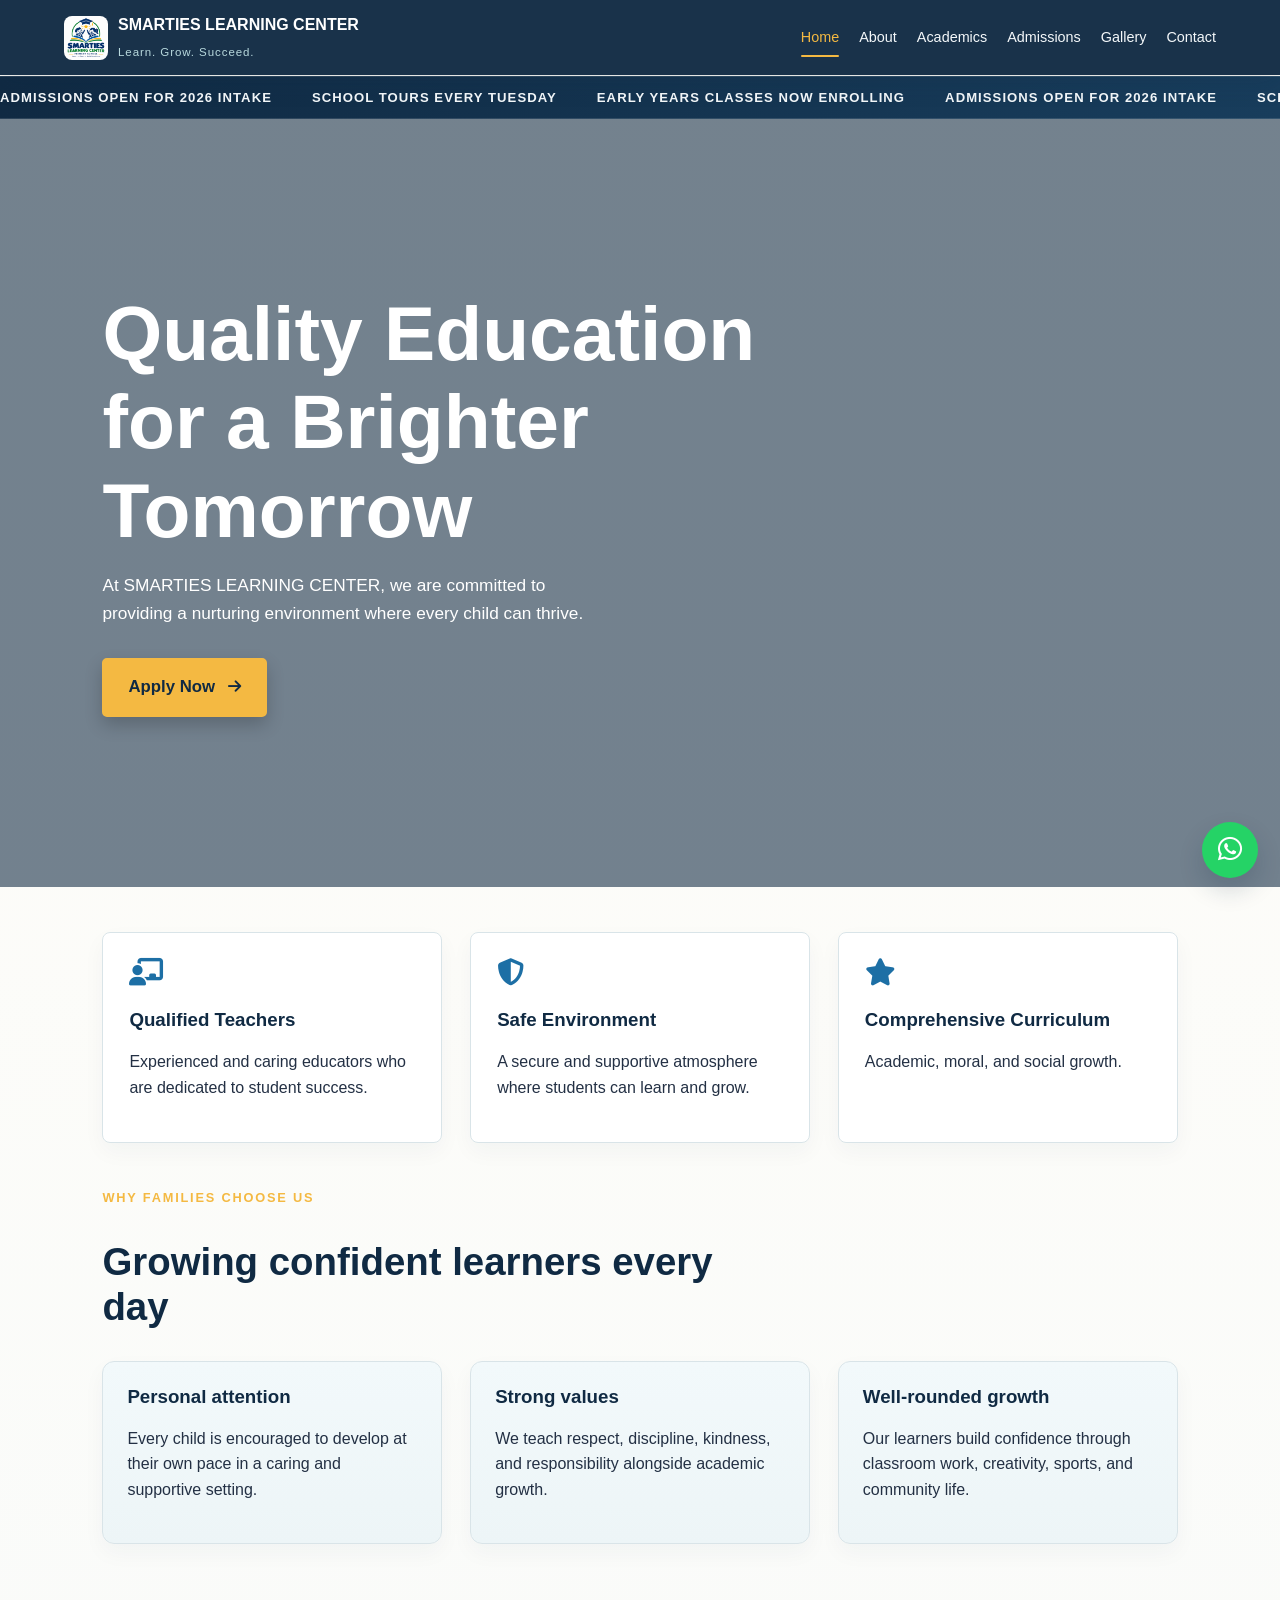
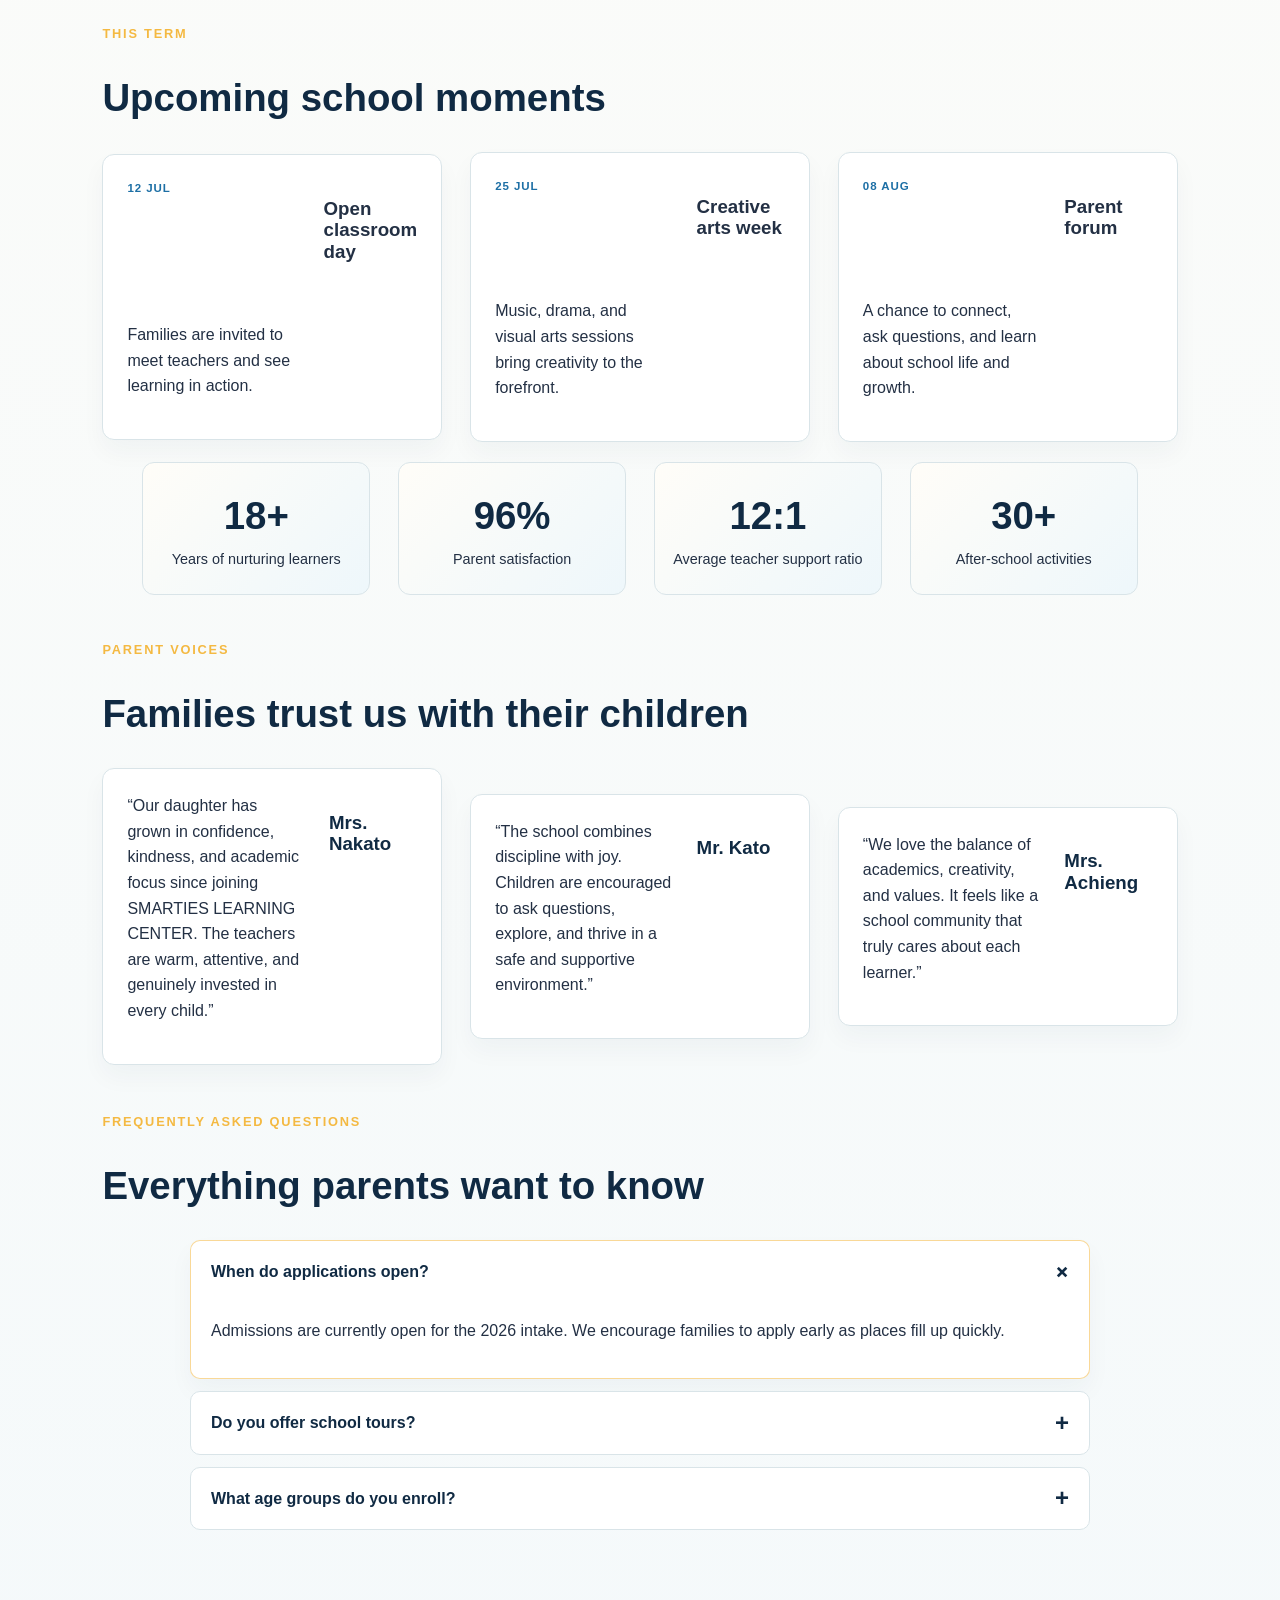
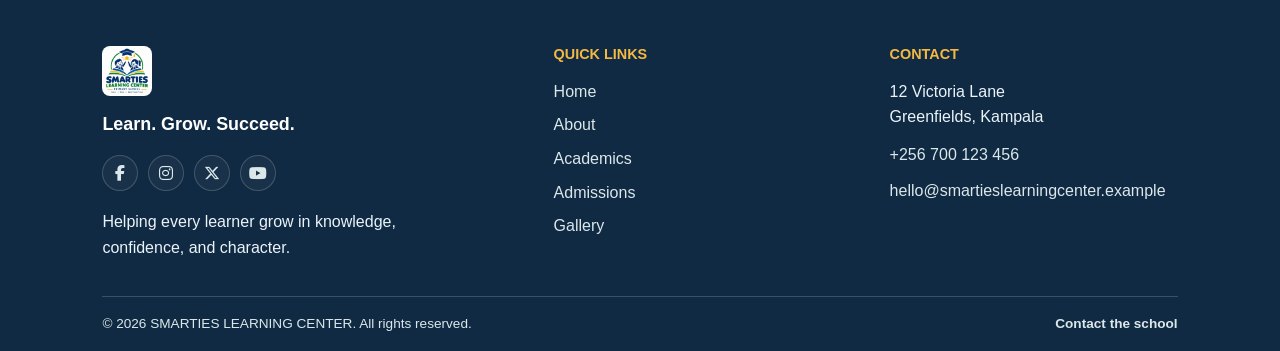
<file: index.html>
<!DOCTYPE html>
<html lang="en">
<head>
    <meta charset="UTF-8">
    <meta name="viewport" content="width=device-width, initial-scale=1.0">
    <title>SMARTIES LEARNING CENTER | Learn, Grow, Succeed</title>
    <link rel="stylesheet" href="https://cdnjs.cloudflare.com/ajax/libs/font-awesome/6.7.2/css/all.min.css">
    <link rel="stylesheet" href="style.css">
    <link rel="stylesheet" href="index.css">
     <link rel="icon" href="IMAGES/Smarties%20Learning%20Center%20Emblem.png">
</head>
<body>
    <nav>
        <div class="logo-container">
            <div class="logo">
                <img src="IMAGES/Smarties%20Learning%20Center%20Emblem.png" alt="Logo">
            </div>
            <div class="logo-text">
                <p>SMARTIES LEARNING CENTER</p>
                <span>Learn. Grow. Succeed.</span>
            </div>
        </div>
        <button class="menu-toggle" aria-label="Toggle navigation" aria-expanded="false">
            <span></span><span></span><span></span>
        </button>
        <div class="links">
            <a class="active" href="index.html">Home</a>
            <a href="about.html">About</a>
            <a href="academics.html">Academics</a>
            <a href="admissions.html">Admissions</a>
            <a href="gallery.html">Gallery</a>
            <a href="contact.html">Contact</a>
        </div>
    </nav>
    <div class="marquee-strip" aria-label="School announcements">
        <div class="marquee-track">
            <span>Admissions open for 2026 intake</span>
            <span>School tours every Tuesday</span>
            <span>Early years classes now enrolling</span>
            <span>Admissions open for 2026 intake</span>
            <span>School tours every Tuesday</span>
            <span>Early years classes now enrolling</span>
        </div>
    </div>
    <section class="hero" aria-label="School hero image carousel">
        <div class="hero-slider" aria-hidden="true">
            <div class="hero-slide hero-slide-one"></div>
            <div class="hero-slide hero-slide-two"></div>
        </div>
        <div class="hero-inner">
            <h1>Quality Education <br>for a Brighter Tomorrow</h1>
            <p>At SMARTIES LEARNING CENTER, we are committed to<br> providing a nurturing environment where every child can thrive.</p>
            <a href="admissions.html" class="btn apply-btn">Apply Now <i class="fa-solid fa-arrow-right" aria-hidden="true"></i></a>
        </div>
    </section>

    <div class="containers">
        <div class="container reveal">
            <i class="fa-solid fa-chalkboard-teacher"></i>
            <h3>Qualified Teachers</h3>
            <p>Experienced and caring educators who are dedicated to student success.</p>
        </div>

        <div class="container reveal delay-2">
            <i class="fa-solid fa-shield-alt"></i>
            <h3>Safe Environment</h3>
            <p>A secure and supportive atmosphere where students can learn and grow.</p>
        </div>

        <div class="container reveal delay-3">
            <i class="fa-solid fa-star"></i>
            <h3>Comprehensive Curriculum</h3>
            <p>Academic, moral, and social growth.</p>
        </div>
    </div>

    <section class="info-panel">
        <div class="section-heading">
            <p class="eyebrow">Why families choose us</p>
            <h2>Growing confident learners every day</h2>
        </div>
        <div class="info-grid">
            <div class="info-card reveal">
                <h3>Personal attention</h3>
                <p>Every child is encouraged to develop at their own pace in a caring and supportive setting.</p>
            </div>
            <div class="info-card reveal delay-2">
                <h3>Strong values</h3>
                <p>We teach respect, discipline, kindness, and responsibility alongside academic growth.</p>
            </div>
            <div class="info-card reveal delay-3">
                <h3>Well-rounded growth</h3>
                <p>Our learners build confidence through classroom work, creativity, sports, and community life.</p>
            </div>
        </div>
    </section>

    <section class="events-panel">
        <div class="section-heading">
            <p class="eyebrow">This term</p>
            <h2>Upcoming school moments</h2>
        </div>
        <div class="event-grid">
            <article class="event-card reveal">
                <span class="event-date">12 Jul</span>
                <h3>Open classroom day</h3>
                <p>Families are invited to meet teachers and see learning in action.</p>
            </article>
            <article class="event-card reveal delay-2">
                <span class="event-date">25 Jul</span>
                <h3>Creative arts week</h3>
                <p>Music, drama, and visual arts sessions bring creativity to the forefront.</p>
            </article>
            <article class="event-card reveal delay-3">
                <span class="event-date">08 Aug</span>
                <h3>Parent forum</h3>
                <p>A chance to connect, ask questions, and learn about school life and growth.</p>
            </article>
        </div>
    </section>

    <section class="stats-strip">
        <div class="stat-box reveal">
            <strong>18+</strong>
            <span>Years of nurturing learners</span>
        </div>
        <div class="stat-box reveal delay-2">
            <strong>96%</strong>
            <span>Parent satisfaction</span>
        </div>
        <div class="stat-box reveal delay-3">
            <strong>12:1</strong>
            <span>Average teacher support ratio</span>
        </div>
        <div class="stat-box reveal delay-4">
            <strong>30+</strong>
            <span>After-school activities</span>
        </div>
    </section>

    <section class="testimonials">
        <div class="section-heading">
            <p class="eyebrow">Parent voices</p>
            <h2>Families trust us with their children</h2>
        </div>
        <div class="testimonial-grid">
            <article class="testimonial-card reveal">
                <p>“Our daughter has grown in confidence, kindness, and academic focus since joining SMARTIES LEARNING CENTER. The teachers are warm, attentive, and genuinely invested in every child.”</p>
                <h3>Mrs. Nakato</h3>
            </article>
            <article class="testimonial-card reveal delay-2">
                <p>“The school combines discipline with joy. Children are encouraged to ask questions, explore, and thrive in a safe and supportive environment.”</p>
                <h3>Mr. Kato</h3>
            </article>
            <article class="testimonial-card reveal delay-3">
                <p>“We love the balance of academics, creativity, and values. It feels like a school community that truly cares about each learner.”</p>
                <h3>Mrs. Achieng</h3>
            </article>
        </div>
    </section>

    <section class="faq-section">
        <div class="section-heading">
            <p class="eyebrow">Frequently asked questions</p>
            <h2>Everything parents want to know</h2>
        </div>
        <div class="faq-list">
            <div class="faq-item active reveal">
                <button class="faq-question" aria-expanded="true">When do applications open?<span>+</span></button>
                <div class="faq-answer">
                    <p>Admissions are currently open for the 2026 intake. We encourage families to apply early as places fill up quickly.</p>
                </div>
            </div>
            <div class="faq-item reveal delay-2">
                <button class="faq-question" aria-expanded="false">Do you offer school tours?<span>+</span></button>
                <div class="faq-answer">
                    <p>Yes. We hold guided school tours every Tuesday and by appointment during the week for prospective families.</p>
                </div>
            </div>
            <div class="faq-item reveal delay-3">
                <button class="faq-question" aria-expanded="false">What age groups do you enroll?<span>+</span></button>
                <div class="faq-answer">
                    <p>We enroll learners from early years through upper primary, with age-appropriate support in academics, values, and development.</p>
                </div>
            </div>
        </div>
    </section>

    <footer class="site-footer">
        <div class="footer-main">
            <div class="footer-brand">
                <a class="footer-logo" href="index.html"><img src="IMAGES/Smarties%20Learning%20Center%20Emblem.png" alt="SMARTIES LEARNING CENTER"></a>
                <p class="footer-tagline">Learn. Grow. Succeed.</p>
                <div class="social-links" aria-label="Social media links">
                    <a href="https://www.facebook.com" target="_blank" rel="noopener" aria-label="Facebook"><i class="fa-brands fa-facebook-f"></i></a>
                    <a href="https://www.instagram.com" target="_blank" rel="noopener" aria-label="Instagram"><i class="fa-brands fa-instagram"></i></a>
                    <a href="https://x.com" target="_blank" rel="noopener" aria-label="X"><i class="fa-brands fa-x-twitter"></i></a>
                    <a href="https://www.youtube.com" target="_blank" rel="noopener" aria-label="YouTube"><i class="fa-brands fa-youtube"></i></a>
                </div>
                <p>Helping every learner grow in knowledge, confidence, and character.</p>
            </div>
            <div class="footer-column">
                <h2>Quick links</h2>
                <ul>
                    <li><a href="index.html">Home</a></li>
                    <li><a href="about.html">About</a></li>
                    <li><a href="academics.html">Academics</a></li>
                    <li><a href="admissions.html">Admissions</a></li>
                    <li><a href="gallery.html">Gallery</a></li>
                </ul>
            </div>
            <div class="footer-column">
                <h2>Contact</h2>
                <address>
                    <p>12 Victoria Lane<br>Greenfields, Kampala</p>
                    <a href="tel:+256700123456">+256 700 123 456</a>
                    <a href="mailto:hello@smartieslearningcenter.example">hello@smartieslearningcenter.example</a>
                </address>
            </div>
        </div>
        <div class="footer-bottom">
            <p>&copy; 2026 SMARTIES LEARNING CENTER. All rights reserved.</p>
            <a href="contact.html">Contact the school</a>
        </div>
    </footer>

    <a class="whatsapp-float" href="https://wa.me/256700123456?text=Hello%20SMARTIES%20LEARNING%20CENTER%2C%20I%20would%20like%20to%20know%20more%20about%20your%20school." target="_blank" rel="noopener" aria-label="Chat on WhatsApp">
        <i class="fa-brands fa-whatsapp" aria-hidden="true"></i>
    </a>

    <script>
        document.addEventListener('DOMContentLoaded', function () {
            const menuToggle = document.querySelector('.menu-toggle');
            const links = document.querySelector('.links');

            if (menuToggle && links) {
                menuToggle.addEventListener('click', function () {
                    const isOpen = links.classList.toggle('open');
                    menuToggle.setAttribute('aria-expanded', String(isOpen));
                });

                document.querySelectorAll('.links a').forEach(function (link) {
                    link.addEventListener('click', function () {
                        links.classList.remove('open');
                        menuToggle.setAttribute('aria-expanded', 'false');
                    });
                });
            }

            document.querySelectorAll('.faq-question').forEach(function (button) {
                button.addEventListener('click', function () {
                    const item = button.closest('.faq-item');
                    const isOpen = item.classList.toggle('active');
                    button.setAttribute('aria-expanded', String(isOpen));
                });
            });
        });
    </script>

</body>
</html>
</file>
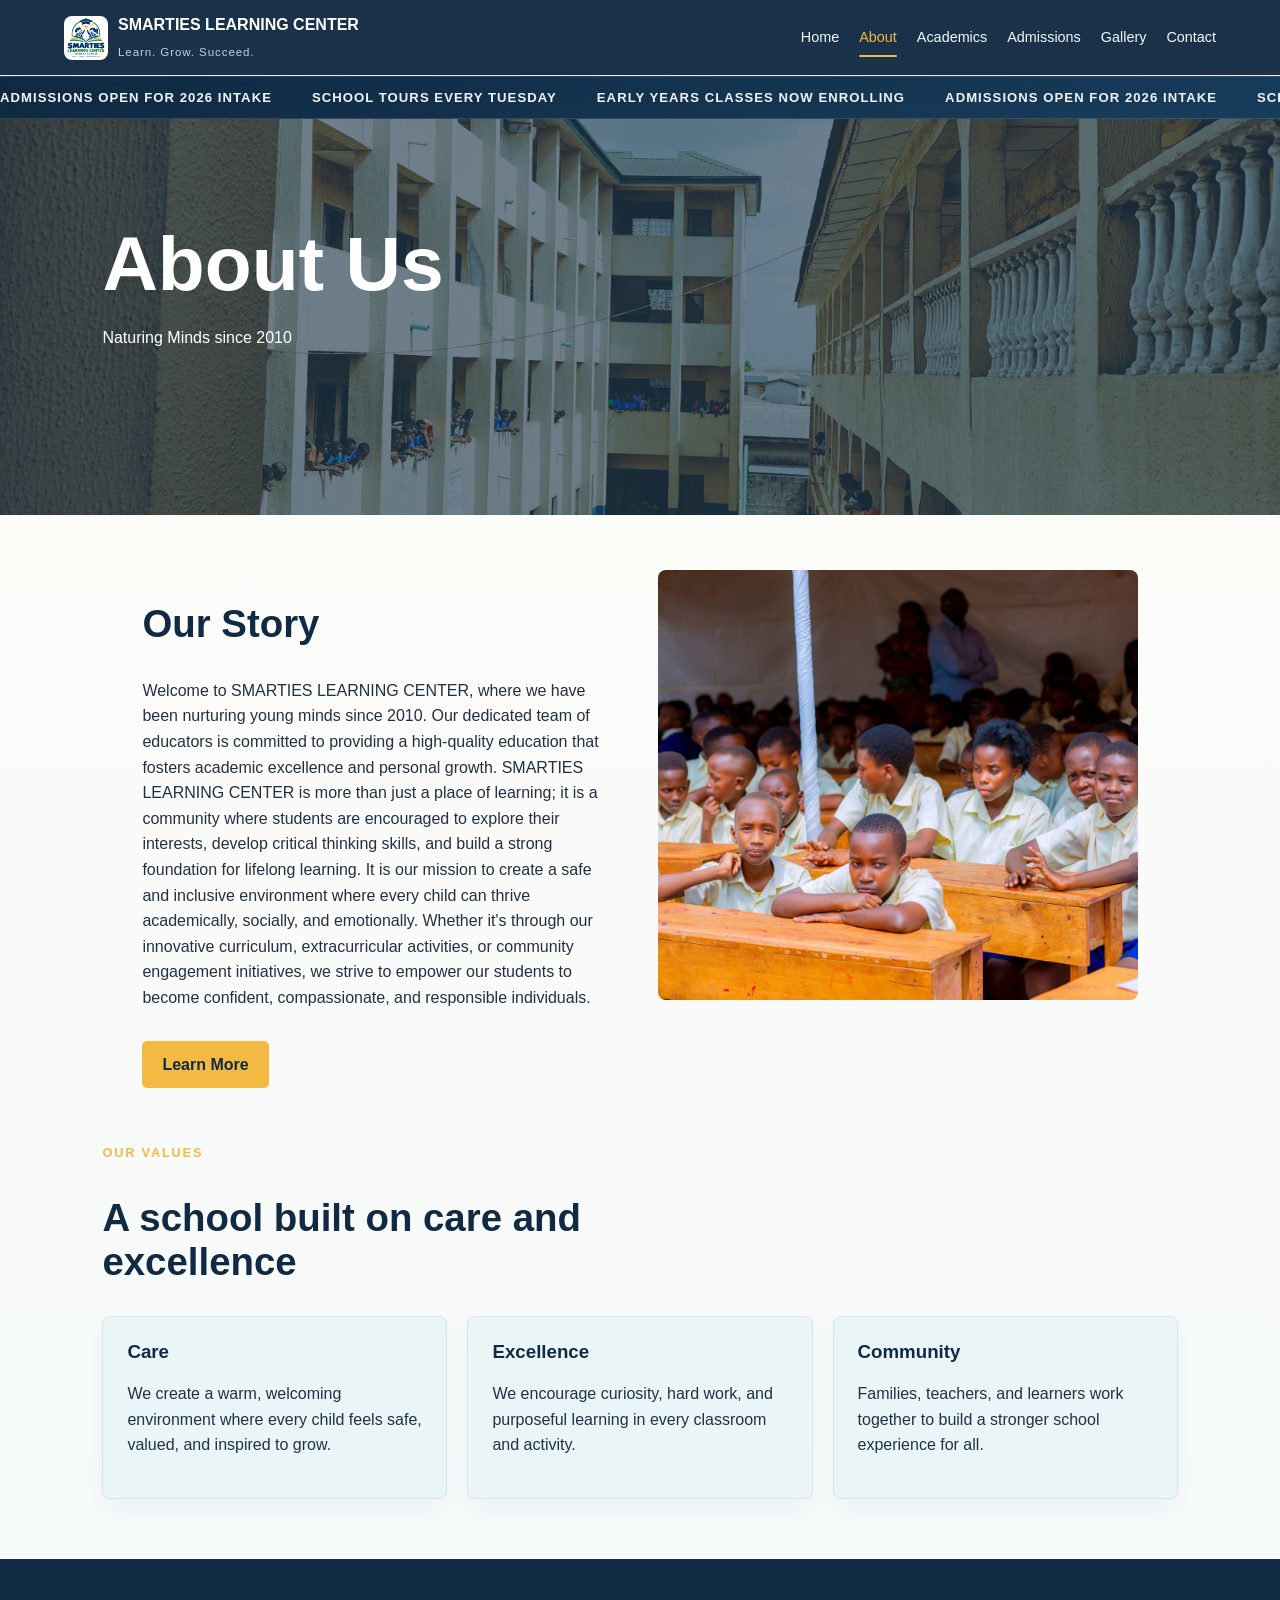
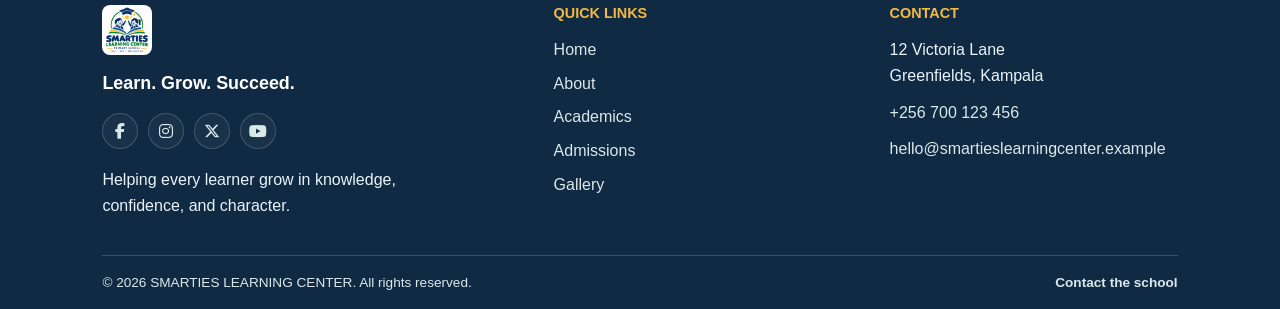
<file: about.html>
<!DOCTYPE html>
<html lang="en">
<head>
    <meta charset="UTF-8">
    <meta name="viewport" content="width=device-width, initial-scale=1.0">
    <title>About | SMARTIES LEARNING CENTER</title>
    <link rel="stylesheet" href="https://cdnjs.cloudflare.com/ajax/libs/font-awesome/6.7.2/css/all.min.css">
    <link rel="stylesheet" href="style.css">
    <link rel="stylesheet" href="about.css">
     <link rel="icon" href="IMAGES/Smarties%20Learning%20Center%20Emblem.png">   
</head>
<body>
   <nav>
        <div class="logo-container">
            <div class="logo">
                <img src="IMAGES/Smarties%20Learning%20Center%20Emblem.png" alt="Logo">
            </div>
            <div class="logo-text">
                <p>SMARTIES LEARNING CENTER</p>
                <span>Learn. Grow. Succeed.</span>
            </div>
        </div>
        <button class="menu-toggle" aria-label="Toggle navigation" aria-expanded="false">
            <span></span><span></span><span></span>
        </button>
        <div class="links">
            <a href="index.html">Home</a>
            <a class="active" href="about.html">About</a>
            <a href="academics.html">Academics</a>
            <a href="admissions.html">Admissions</a>
            <a href="gallery.html">Gallery</a>
            <a href="contact.html">Contact</a>
        </div>
    </nav>
            <div class="marquee-strip" aria-label="School announcements">
                <div class="marquee-track">
                    <span>Admissions open for 2026 intake</span>
                    <span>School tours every Tuesday</span>
                    <span>Early years classes now enrolling</span>
                    <span>Admissions open for 2026 intake</span>
                    <span>School tours every Tuesday</span>
                    <span>Early years classes now enrolling</span>
                </div>
            </div>
            <section class="hero-about">
            
                    <div class="hero-inner">
                        <h1>About Us</h1>
                        <p>Naturing Minds since 2010</p>
                    </div>
                </section>
            <main>
                <div class="content">
                <h2>Our Story</h2>
                <p>Welcome to SMARTIES LEARNING CENTER, where we have been nurturing young minds since 2010. Our dedicated team of educators is committed to providing a high-quality education that fosters academic excellence and personal growth.
                    SMARTIES LEARNING CENTER is more than just a place of learning; it is a community where students are encouraged to explore their interests, develop critical thinking skills, and build a strong foundation for lifelong learning.
                    It is our mission to create a safe and inclusive environment where every child can thrive academically, socially, and emotionally.
                    Whether it's through our innovative curriculum, extracurricular activities, or community engagement initiatives, we strive to empower our students to become confident, compassionate, and responsible individuals.</p>
                    <a href="gallery.html" class="btn">Learn More</a>
                    </div>
                    <div class="content-image">
                        <img src="IMAGES/pexels-justin-muhinda-1340590076-25457343.jpg" alt="School Image">
                    </div>
            </main>

            <section class="info-panel">
                <div class="section-heading">
                    <p class="eyebrow">Our values</p>
                    <h2>A school built on care and excellence</h2>
                </div>
                <div class="info-grid">
                    <div class="info-card">
                        <h3>Care</h3>
                        <p>We create a warm, welcoming environment where every child feels safe, valued, and inspired to grow.</p>
                    </div>
                    <div class="info-card">
                        <h3>Excellence</h3>
                        <p>We encourage curiosity, hard work, and purposeful learning in every classroom and activity.</p>
                    </div>
                    <div class="info-card">
                        <h3>Community</h3>
                        <p>Families, teachers, and learners work together to build a stronger school experience for all.</p>
                    </div>
                </div>
            </section>

            <footer class="site-footer">
                <div class="footer-main">
                    <div class="footer-brand">
                        <a class="footer-logo" href="index.html"><img src="IMAGES/Smarties%20Learning%20Center%20Emblem.png" alt="SMARTIES LEARNING CENTER"></a>
                        <p class="footer-tagline">Learn. Grow. Succeed.</p>
                        <div class="social-links" aria-label="Social media links">
                            <a href="https://www.facebook.com" target="_blank" rel="noopener" aria-label="Facebook"><i class="fa-brands fa-facebook-f"></i></a>
                            <a href="https://www.instagram.com" target="_blank" rel="noopener" aria-label="Instagram"><i class="fa-brands fa-instagram"></i></a>
                            <a href="https://x.com" target="_blank" rel="noopener" aria-label="X"><i class="fa-brands fa-x-twitter"></i></a>
                            <a href="https://www.youtube.com" target="_blank" rel="noopener" aria-label="YouTube"><i class="fa-brands fa-youtube"></i></a>
                        </div>
                        <p>Helping every learner grow in knowledge, confidence, and character.</p>
                    </div>
                    <div class="footer-column">
                        <h2>Quick links</h2>
                        <ul>
                            <li><a href="index.html">Home</a></li>
                            <li><a href="about.html">About</a></li>
                            <li><a href="academics.html">Academics</a></li>
                            <li><a href="admissions.html">Admissions</a></li>
                            <li><a href="gallery.html">Gallery</a></li>
                        </ul>
                    </div>
                    <div class="footer-column">
                        <h2>Contact</h2>
                        <address>
                            <p>12 Victoria Lane<br>Greenfields, Kampala</p>
                            <a href="tel:+256700123456">+256 700 123 456</a>
                            <a href="mailto:hello@smartieslearningcenter.example">hello@smartieslearningcenter.example</a>
                        </address>
                    </div>
                </div>
                <div class="footer-bottom">
                    <p>&copy; 2026 SMARTIES LEARNING CENTER. All rights reserved.</p>
                    <a href="contact.html">Contact the school</a>
                </div>
            </footer>

            <script>
                document.addEventListener('DOMContentLoaded', function () {
                    const menuToggle = document.querySelector('.menu-toggle');
                    const links = document.querySelector('.links');
                    if (menuToggle && links) {
                        menuToggle.addEventListener('click', function () {
                            const isOpen = links.classList.toggle('open');
                            menuToggle.setAttribute('aria-expanded', String(isOpen));
                        });

                        document.querySelectorAll('.links a').forEach(function (link) {
                            link.addEventListener('click', function () {
                                links.classList.remove('open');
                                menuToggle.setAttribute('aria-expanded', 'false');
                            });
                        });
                    }
                });
            </script>
                
</body>
</html>
</file>
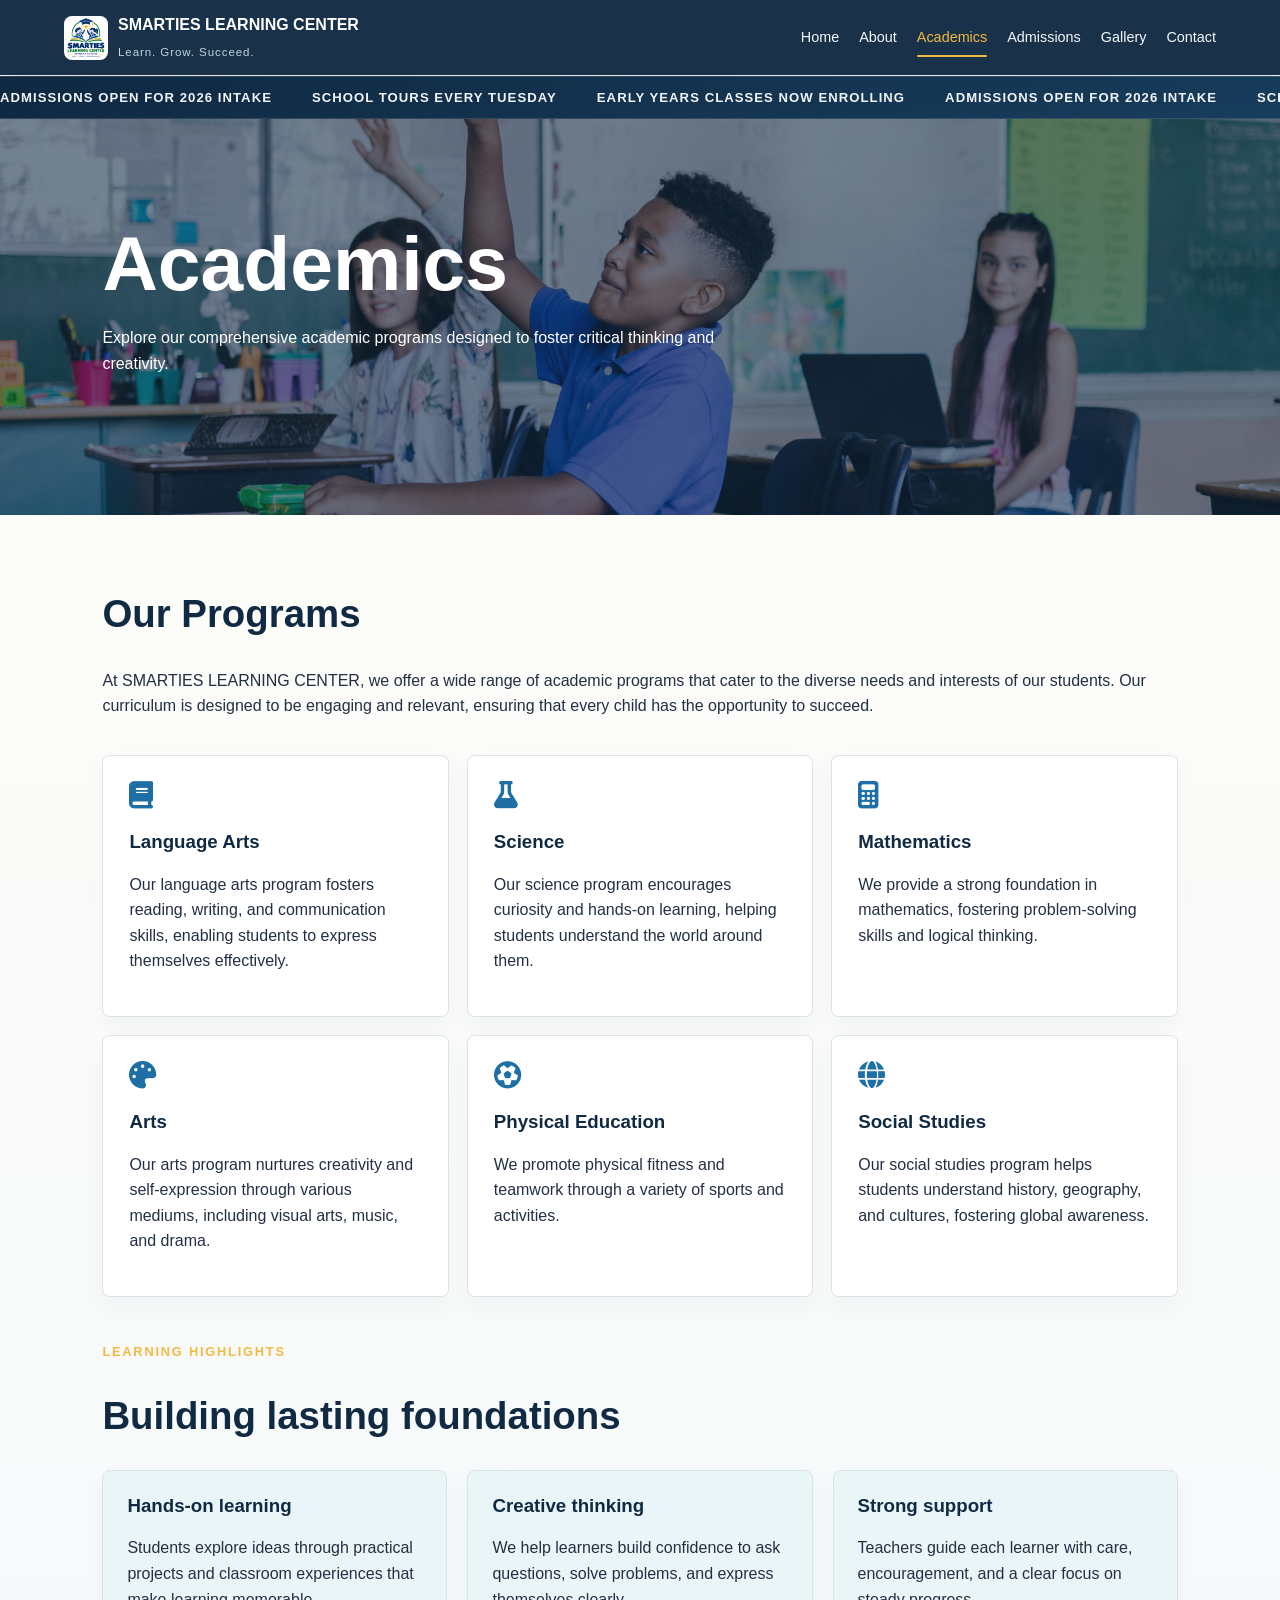
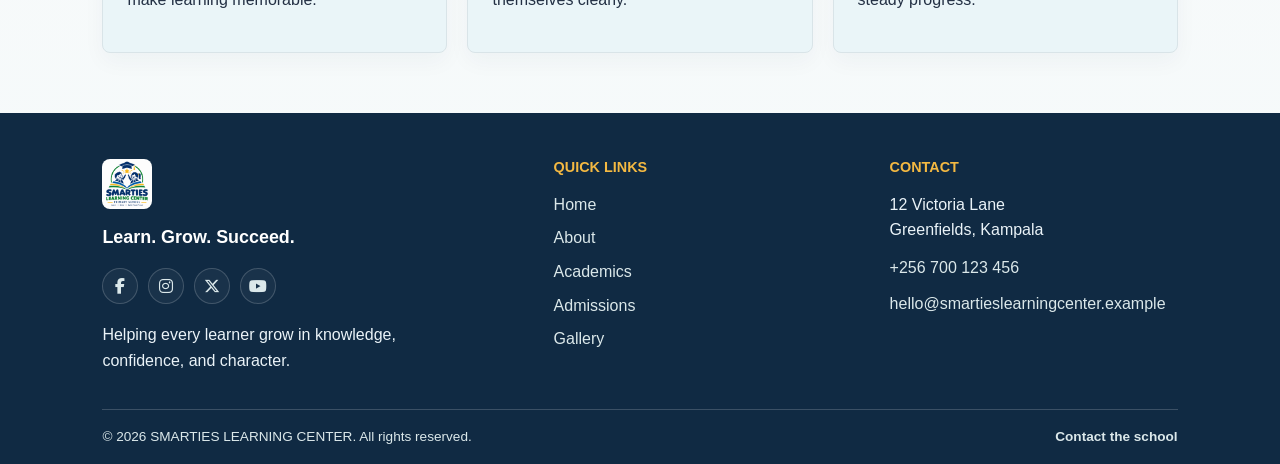
<file: academics.html>
<!DOCTYPE html>
<html lang="en">
<head>
    <meta charset="UTF-8">
    <meta name="viewport" content="width=device-width, initial-scale=1.0">
    <title>Academics | SMARTIES LEARNING CENTER</title>
    <link rel="stylesheet" href="https://cdnjs.cloudflare.com/ajax/libs/font-awesome/6.7.2/css/all.min.css">
    <link rel="stylesheet" href="style.css">
    <link rel="stylesheet" href="academics.css">
     <link rel="icon" href="IMAGES/Smarties%20Learning%20Center%20Emblem.png">   
</head>
<body>
    
    <nav>
        <div class="logo-container">
            <div class="logo">
                <img src="IMAGES/Smarties%20Learning%20Center%20Emblem.png" alt="Logo">
            </div>
            <div class="logo-text">
                <p>SMARTIES LEARNING CENTER</p>
                <span>Learn. Grow. Succeed.</span>
            </div>
        </div>
        <button class="menu-toggle" aria-label="Toggle navigation" aria-expanded="false">
            <span></span><span></span><span></span>
        </button>
        <div class="links">
            <a href="index.html">Home</a>
            <a href="about.html">About</a>
            <a class="active" href="academics.html">Academics</a>
            <a href="admissions.html">Admissions</a>
            <a href="gallery.html">Gallery</a>
            <a href="contact.html">Contact</a>
        </div>
    </nav>
           <div class="marquee-strip" aria-label="School announcements">
                <div class="marquee-track">
                    <span>Admissions open for 2026 intake</span>
                    <span>School tours every Tuesday</span>
                    <span>Early years classes now enrolling</span>
                    <span>Admissions open for 2026 intake</span>
                    <span>School tours every Tuesday</span>
                    <span>Early years classes now enrolling</span>
                </div>
            </div>
           <section class="academics-hero">
           <div class="hero-inner">
           <h1>Academics</h1>
           <p>Explore our comprehensive academic programs designed to foster critical thinking and creativity.</p>
           </div>
                </section>
                <section>
                    <h2>Our Programs</h2>   
                    <p>At SMARTIES LEARNING CENTER, we offer a wide range of academic programs that cater to the diverse needs and interests of our students. Our curriculum is designed to be engaging and relevant, ensuring that every child has the opportunity to succeed.</p>
                    <div class="programs">
                        <div class="program">
                            <i class="fa-solid fa-book"></i>
                            <h3>Language Arts</h3>
                            <p>Our language arts program fosters reading, writing, and communication skills, enabling students to express themselves effectively.</p>
                        </div>
                        <div class="program">
                            <i class="fa-solid fa-flask"></i>
                            <h3>Science</h3>
                            <p>Our science program encourages curiosity and hands-on learning, helping students understand the world around them.</p>
                        </div>
                        <div class="program">
                            <i class="fa-solid fa-calculator"></i>              
                            <h3>Mathematics</h3>
                            <p>We provide a strong foundation in mathematics, fostering problem-solving skills and logical thinking.</p>
                        </div>
                        <div class="program">
                            <i class="fa-solid fa-palette"></i>
                            <h3>Arts</h3>
                            <p>Our arts program nurtures creativity and self-expression through various mediums, including visual arts, music, and drama.</p>
                        </div>
                        <div class="program">
                            <i class="fa-solid fa-futbol"></i>
                            <h3>Physical Education</h3>
                            <p>We promote physical fitness and teamwork through a variety of sports and activities.</p>
                        </div>
                        <div class="program">
                            <i class="fa-solid fa-globe"></i>
                            <h3>Social Studies</h3>
                            <p>Our social studies program helps students understand history, geography, and cultures, fostering global awareness.</p>
                        </div>
                    </div>
                </section>

                <section class="info-panel">
                    <div class="section-heading">
                        <p class="eyebrow">Learning highlights</p>
                        <h2>Building lasting foundations</h2>
                    </div>
                    <div class="info-grid">
                        <div class="info-card">
                            <h3>Hands-on learning</h3>
                            <p>Students explore ideas through practical projects and classroom experiences that make learning memorable.</p>
                        </div>
                        <div class="info-card">
                            <h3>Creative thinking</h3>
                            <p>We help learners build confidence to ask questions, solve problems, and express themselves clearly.</p>
                        </div>
                        <div class="info-card">
                            <h3>Strong support</h3>
                            <p>Teachers guide each learner with care, encouragement, and a clear focus on steady progress.</p>
                        </div>
                    </div>
                </section>

                <footer class="site-footer">
                    <div class="footer-main">
                        <div class="footer-brand">
                            <a class="footer-logo" href="index.html"><img src="IMAGES/Smarties%20Learning%20Center%20Emblem.png" alt="SMARTIES LEARNING CENTER"></a>
                            <p class="footer-tagline">Learn. Grow. Succeed.</p>
                            <div class="social-links" aria-label="Social media links">
                                <a href="https://www.facebook.com" target="_blank" rel="noopener" aria-label="Facebook"><i class="fa-brands fa-facebook-f"></i></a>
                                <a href="https://www.instagram.com" target="_blank" rel="noopener" aria-label="Instagram"><i class="fa-brands fa-instagram"></i></a>
                                <a href="https://x.com" target="_blank" rel="noopener" aria-label="X"><i class="fa-brands fa-x-twitter"></i></a>
                                <a href="https://www.youtube.com" target="_blank" rel="noopener" aria-label="YouTube"><i class="fa-brands fa-youtube"></i></a>
                            </div>
                            <p>Helping every learner grow in knowledge, confidence, and character.</p>
                        </div>
                        <div class="footer-column">
                            <h2>Quick links</h2>
                            <ul>
                                <li><a href="index.html">Home</a></li>
                                <li><a href="about.html">About</a></li>
                                <li><a href="academics.html">Academics</a></li>
                                <li><a href="admissions.html">Admissions</a></li>
                                <li><a href="gallery.html">Gallery</a></li>
                            </ul>
                        </div>
                        <div class="footer-column">
                            <h2>Contact</h2>
                            <address>
                                <p>12 Victoria Lane<br>Greenfields, Kampala</p>
                                <a href="tel:+256700123456">+256 700 123 456</a>
                                <a href="mailto:hello@smartieslearningcenter.example">hello@smartieslearningcenter.example</a>
                            </address>
                        </div>
                    </div>
                    <div class="footer-bottom">
                        <p>&copy; 2026 SMARTIES LEARNING CENTER. All rights reserved.</p>
                        <a href="contact.html">Contact the school</a>
                    </div>
                </footer>

                <script>
                    document.addEventListener('DOMContentLoaded', function () {
                        const menuToggle = document.querySelector('.menu-toggle');
                        const links = document.querySelector('.links');
                        if (menuToggle && links) {
                            menuToggle.addEventListener('click', function () {
                                const isOpen = links.classList.toggle('open');
                                menuToggle.setAttribute('aria-expanded', String(isOpen));
                            });

                            document.querySelectorAll('.links a').forEach(function (link) {
                                link.addEventListener('click', function () {
                                    links.classList.remove('open');
                                    menuToggle.setAttribute('aria-expanded', 'false');
                                });
                            });
                        }
                    });
                </script>
</body>
</html>
</file>
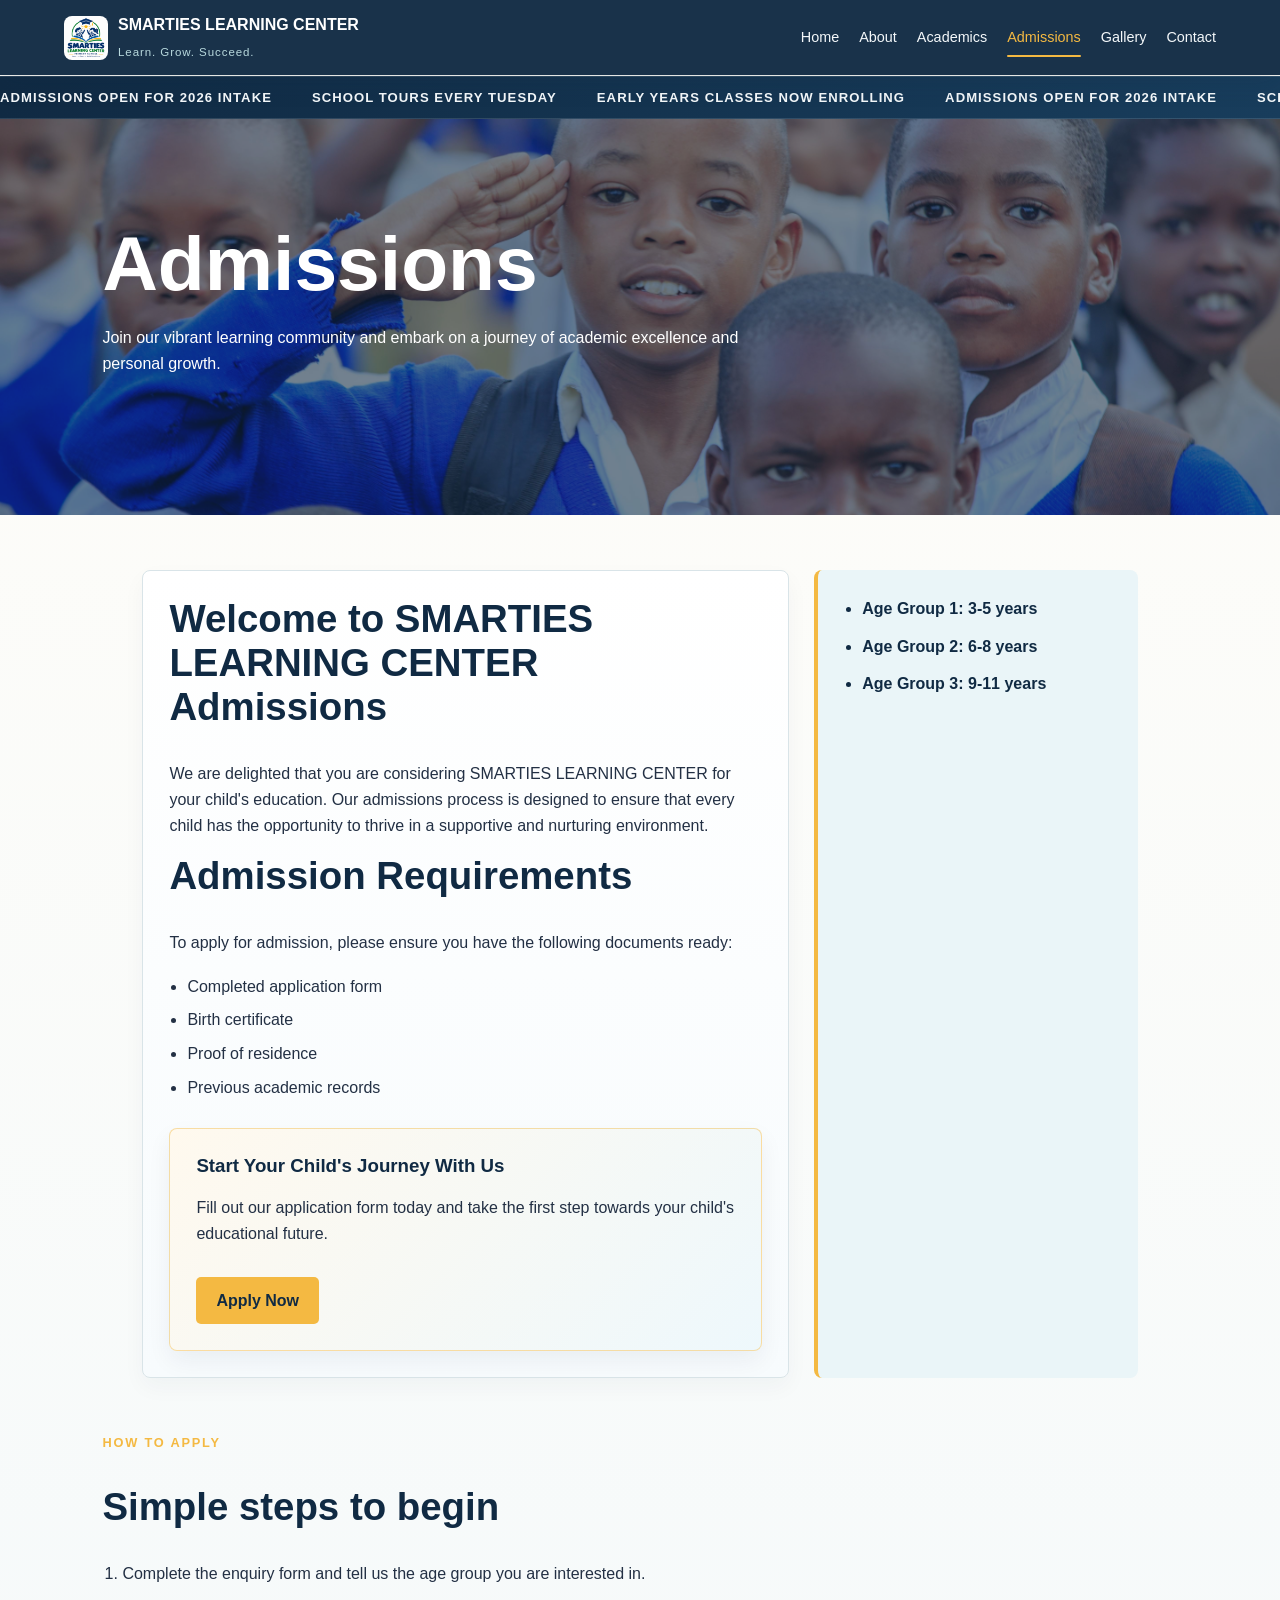
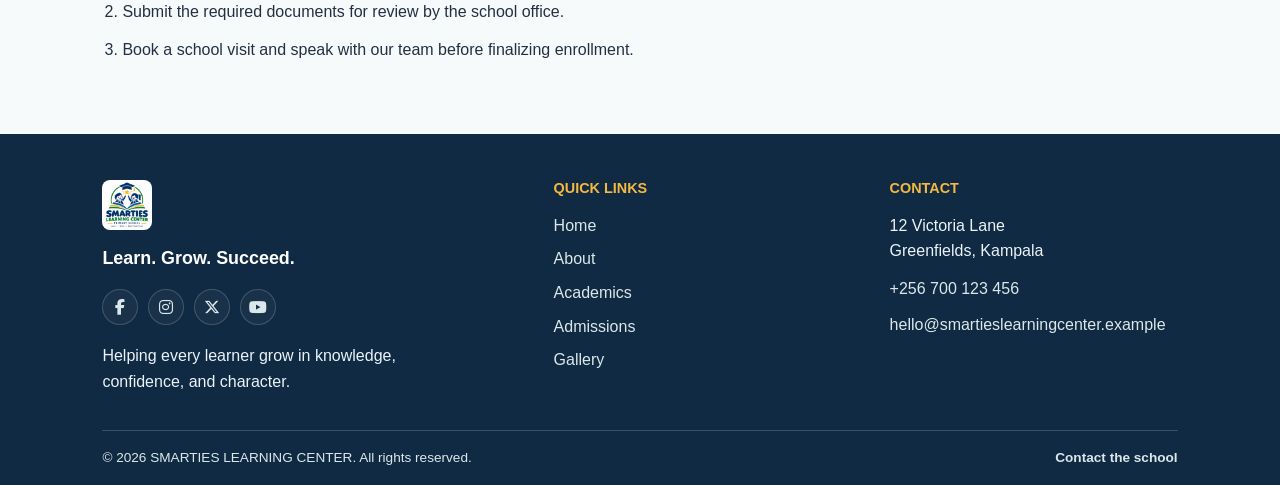
<file: admissions.html>
<!DOCTYPE html>
<html lang="en">
<head>
    <meta charset="UTF-8">
    <meta name="viewport" content="width=device-width, initial-scale=1.0">
    <title>Admissions | SMARTIES LEARNING CENTER</title>
    <link rel="stylesheet" href="https://cdnjs.cloudflare.com/ajax/libs/font-awesome/6.7.2/css/all.min.css">
    <link rel="stylesheet" href="style.css">
    <link rel="stylesheet" href="admission.css">
     <link rel="icon" href="IMAGES/Smarties%20Learning%20Center%20Emblem.png">
</head>
<body>
  <nav>
      <div class="logo-container">
          <div class="logo">
              <img src="IMAGES/Smarties%20Learning%20Center%20Emblem.png" alt="Logo">
          </div>
          <div class="logo-text">
              <p>SMARTIES LEARNING CENTER</p>
              <span>Learn. Grow. Succeed.</span>
          </div>
      </div>
      <button class="menu-toggle" aria-label="Toggle navigation" aria-expanded="false">
          <span></span><span></span><span></span>
      </button>
      <div class="links">
          <a href="index.html">Home</a>
          <a href="about.html">About</a>
          <a href="academics.html">Academics</a>
          <a class="active" href="admissions.html">Admissions</a>
          <a href="gallery.html">Gallery</a>
          <a href="contact.html">Contact</a>
      </div>
  </nav>
  <div class="marquee-strip" aria-label="School announcements">
    <div class="marquee-track">
      <span>Admissions open for 2026 intake</span>
      <span>School tours every Tuesday</span>
      <span>Early years classes now enrolling</span>
      <span>Admissions open for 2026 intake</span>
      <span>School tours every Tuesday</span>
      <span>Early years classes now enrolling</span>
    </div>
  </div>
  <section class="admissions-hero">
    <div class="hero-inner">
      <h1>Admissions</h1>
      <p>Join our vibrant learning community and embark on a journey of academic excellence and personal growth.</p>
    </div>
  </section>
  <article>
    <section class="admissions-info">
    
            <h2>Welcome to SMARTIES LEARNING CENTER Admissions</h2>
            <p>We are delighted that you are considering SMARTIES LEARNING CENTER for your child's education. Our admissions process is designed to ensure that every child has the opportunity to thrive in a supportive and nurturing environment.</p>
      <h2>Admission Requirements</h2>
      <p>To apply for admission, please ensure you have the following documents ready:</p>
      <ul>
        <li>Completed application form</li>
        <li>Birth certificate</li>
        <li>Proof of residence</li>
        <li>Previous academic records</li>
      </ul>
      <div class="box-card">
        <h3>start your child's journey with us</h3>
        <p>Fill out our application form today and take the first step towards your child's educational future.</p>
        <a href="contact.html" class="btn">Apply Now</a>
      </div>
    </section>
    <div class="age-groups">
        <ul>
            <li>Age Group 1: 3-5 years</li>
            <li>Age Group 2: 6-8 years</li>
            <li>Age Group 3: 9-11 years</li>
        </ul>
    </div>
  </article>

  <section class="info-panel">
    <div class="section-heading">
      <p class="eyebrow">How to apply</p>
      <h2>Simple steps to begin</h2>
    </div>
    <ol class="step-list">
      <li>Complete the enquiry form and tell us the age group you are interested in.</li>
      <li>Submit the required documents for review by the school office.</li>
      <li>Book a school visit and speak with our team before finalizing enrollment.</li>
    </ol>
  </section>

  <footer class="site-footer">
    <div class="footer-main">
      <div class="footer-brand">
        <a class="footer-logo" href="index.html"><img src="IMAGES/Smarties%20Learning%20Center%20Emblem.png" alt="SMARTIES LEARNING CENTER"></a>
        <p class="footer-tagline">Learn. Grow. Succeed.</p>
        <div class="social-links" aria-label="Social media links">
          <a href="https://www.facebook.com" target="_blank" rel="noopener" aria-label="Facebook"><i class="fa-brands fa-facebook-f"></i></a>
          <a href="https://www.instagram.com" target="_blank" rel="noopener" aria-label="Instagram"><i class="fa-brands fa-instagram"></i></a>
          <a href="https://x.com" target="_blank" rel="noopener" aria-label="X"><i class="fa-brands fa-x-twitter"></i></a>
          <a href="https://www.youtube.com" target="_blank" rel="noopener" aria-label="YouTube"><i class="fa-brands fa-youtube"></i></a>
        </div>
        <p>Helping every learner grow in knowledge, confidence, and character.</p>
      </div>
      <div class="footer-column">
        <h2>Quick links</h2>
        <ul>
          <li><a href="index.html">Home</a></li>
          <li><a href="about.html">About</a></li>
          <li><a href="academics.html">Academics</a></li>
          <li><a href="admissions.html">Admissions</a></li>
          <li><a href="gallery.html">Gallery</a></li>
        </ul>
      </div>
      <div class="footer-column">
        <h2>Contact</h2>
        <address>
          <p>12 Victoria Lane<br>Greenfields, Kampala</p>
          <a href="tel:+256700123456">+256 700 123 456</a>
          <a href="mailto:hello@smartieslearningcenter.example">hello@smartieslearningcenter.example</a>
        </address>
      </div>
    </div>
    <div class="footer-bottom">
      <p>&copy; 2026 SMARTIES LEARNING CENTER. All rights reserved.</p>
      <a href="contact.html">Contact the school</a>
    </div>
  </footer>

  <script>
    document.addEventListener('DOMContentLoaded', function () {
      const menuToggle = document.querySelector('.menu-toggle');
      const links = document.querySelector('.links');
      if (menuToggle && links) {
        menuToggle.addEventListener('click', function () {
          const isOpen = links.classList.toggle('open');
          menuToggle.setAttribute('aria-expanded', String(isOpen));
        });

        document.querySelectorAll('.links a').forEach(function (link) {
          link.addEventListener('click', function () {
            links.classList.remove('open');
            menuToggle.setAttribute('aria-expanded', 'false');
          });
        });
      }
    });
  </script>
</body>
</html>
</file>
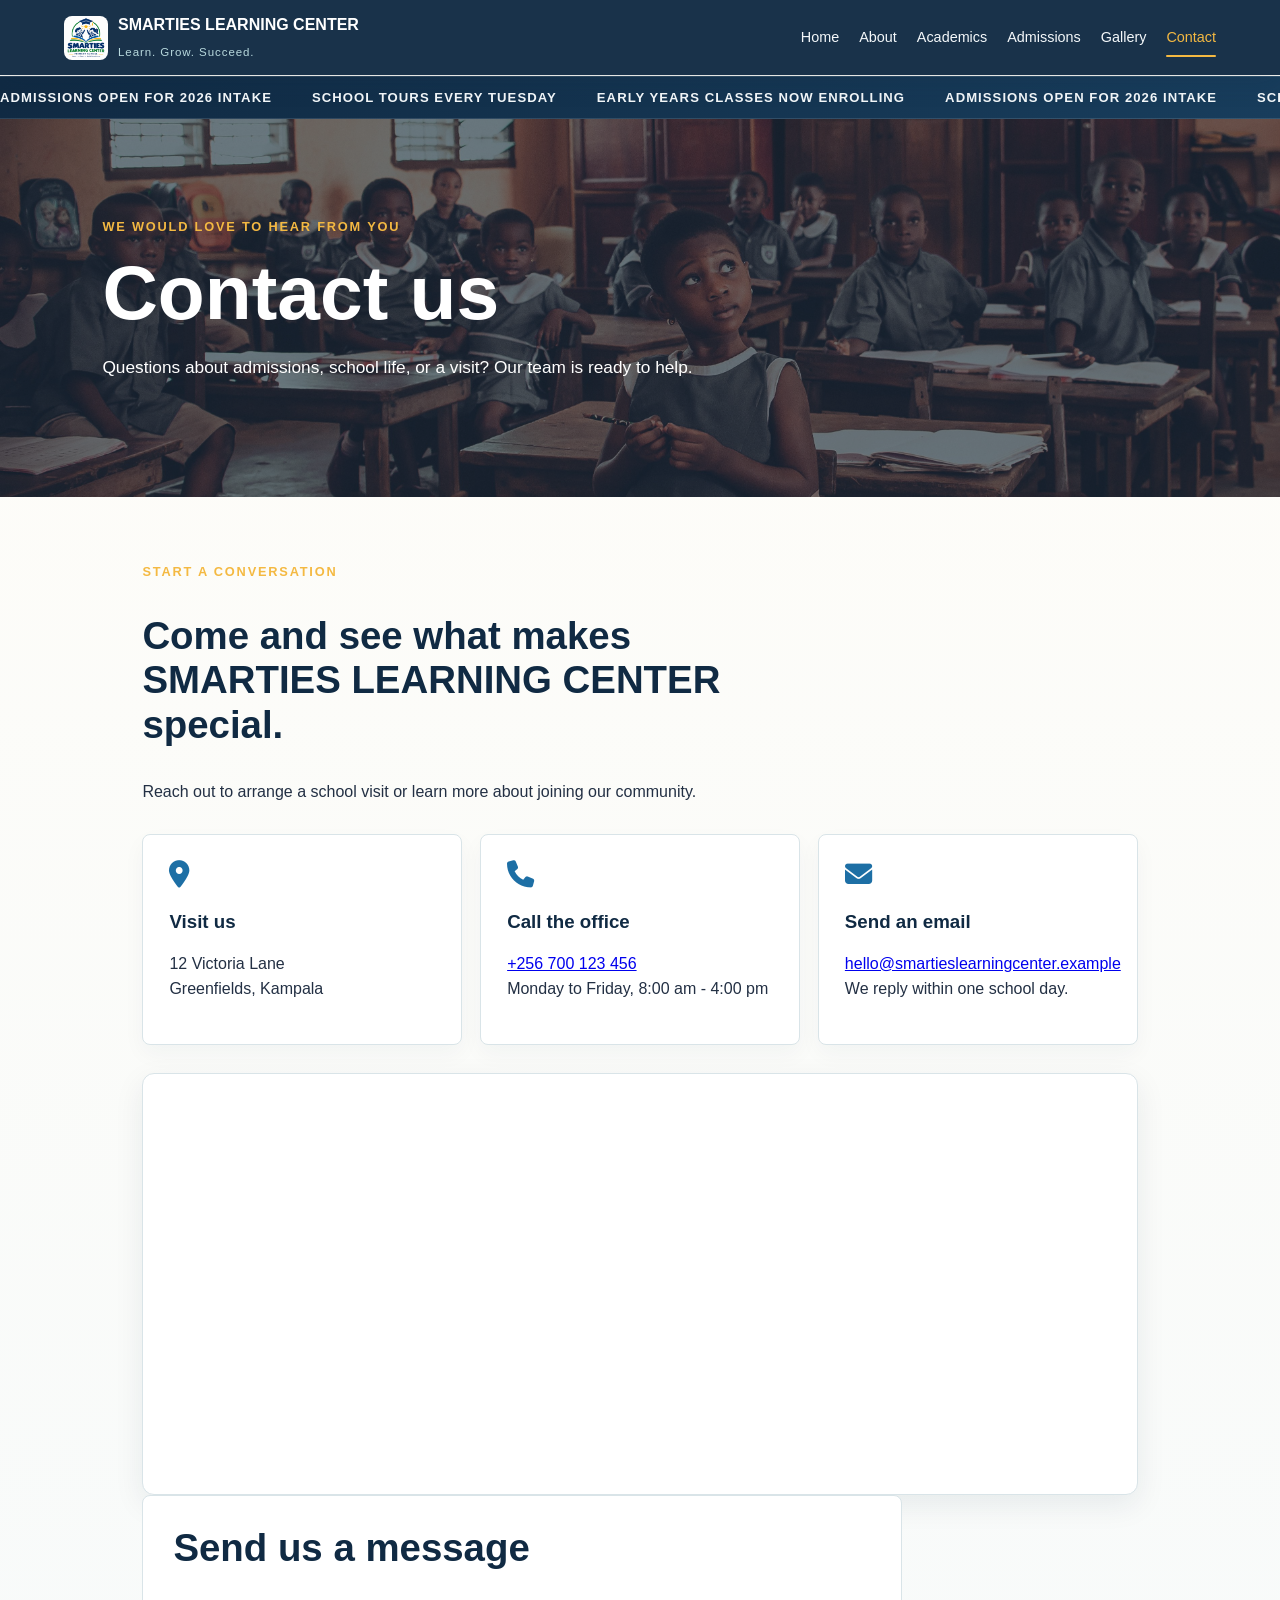
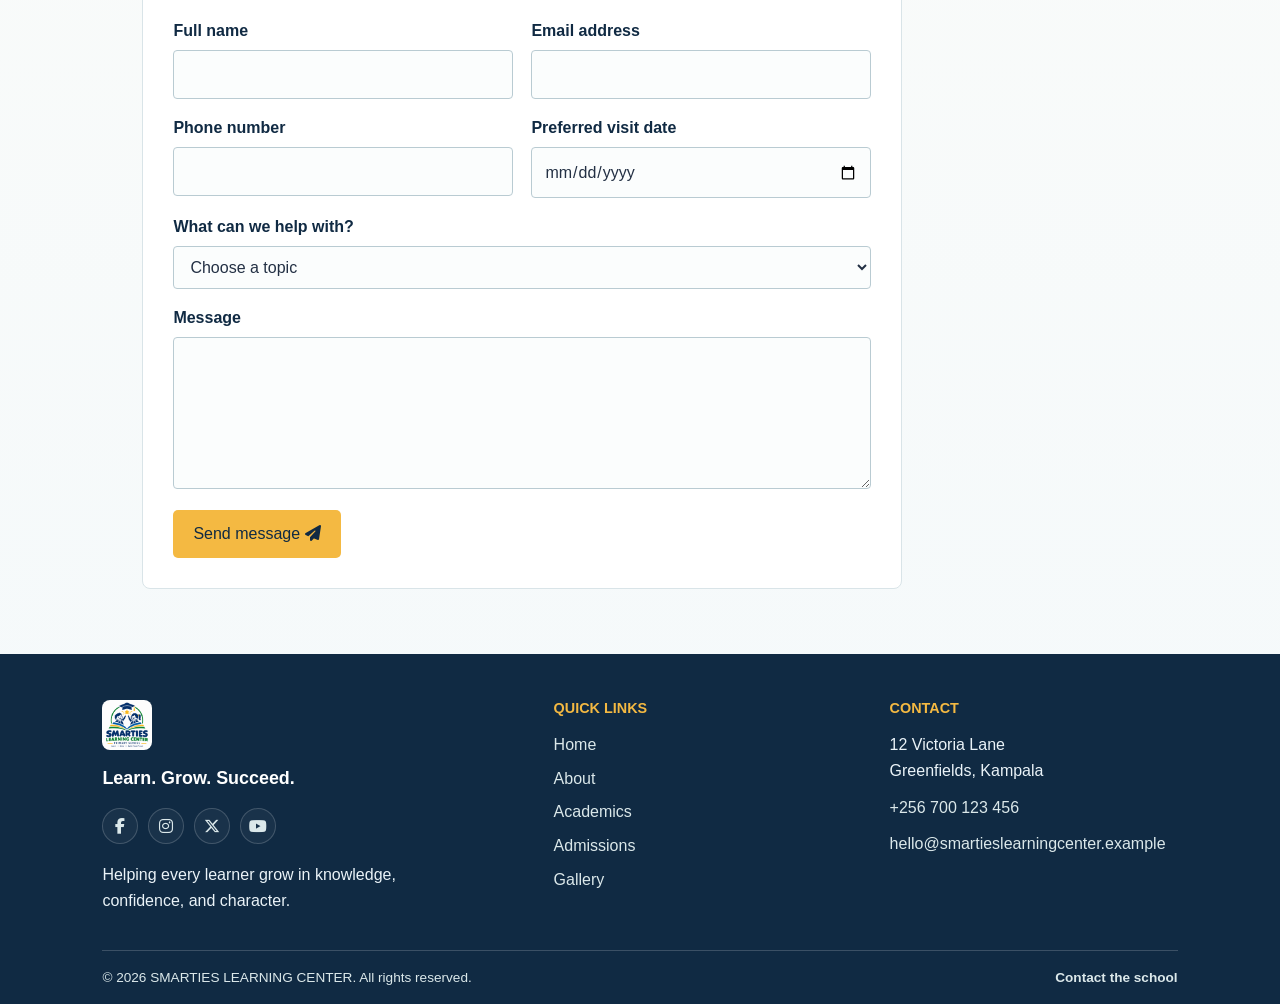
<file: contact.html>
<!DOCTYPE html>
<html lang="en">
<head>
	<meta charset="UTF-8"><meta name="viewport" content="width=device-width, initial-scale=1.0">
	<title>Contact | SMARTIES LEARNING CENTER</title>
	<link rel="stylesheet" href="https://cdnjs.cloudflare.com/ajax/libs/font-awesome/6.7.2/css/all.min.css"><link rel="stylesheet" href="style.css">
	<link rel="stylesheet" href="contact.css">
 <link rel="icon" href="IMAGES/Smarties%20Learning%20Center%20Emblem.png">
</head>
<body>
	<nav>
		<a class="logo-container" href="index.html" aria-label="SMARTIES LEARNING CENTER home"><div class="logo"><img src="IMAGES/Smarties%20Learning%20Center%20Emblem.png" alt="SMARTIES LEARNING CENTER logo"></div><div class="logo-text"><p>SMARTIES LEARNING CENTER</p><span>Learn. Grow. Succeed.</span></div></a>
		<button class="menu-toggle" aria-label="Toggle navigation" aria-expanded="false"><span></span><span></span><span></span></button>
		<div class="links"><a href="index.html">Home</a><a href="about.html">About</a><a href="academics.html">Academics</a><a href="admissions.html">Admissions</a><a href="gallery.html">Gallery</a><a class="active" href="contact.html">Contact</a></div>
	</nav>
	<div class="marquee-strip" aria-label="School announcements">
		<div class="marquee-track">
			<span>Admissions open for 2026 intake</span>
			<span>School tours every Tuesday</span>
			<span>Early years classes now enrolling</span>
			<span>Admissions open for 2026 intake</span>
			<span>School tours every Tuesday</span>
			<span>Early years classes now enrolling</span>
		</div>
	</div>
	<header class="page-hero gallery-hero"><div class="hero-inner"><p class="eyebrow">We would love to hear from you</p><h1>Contact us</h1><p>Questions about admissions, school life, or a visit? Our team is ready to help.</p></div></header>
	<main class="contact-page" style="padding: 65px clamp(20px, 8vw, 120px);">
		<div class="section-heading"><p class="eyebrow">Start a conversation</p><h2>Come and see what makes SMARTIES LEARNING CENTER special.</h2><p>Reach out to arrange a school visit or learn more about joining our community.</p></div>
		<div class="programs" style="padding-top: 0;">
			<div class="program"><i class="fa-solid fa-location-dot"></i><h3>Visit us</h3><p>12 Victoria Lane<br>Greenfields, Kampala</p></div>
			<div class="program"><i class="fa-solid fa-phone"></i><h3>Call the office</h3><p><a href="tel:+256700123456">+256 700 123 456</a><br>Monday to Friday, 8:00 am - 4:00 pm</p></div>
			<div class="program"><i class="fa-solid fa-envelope"></i><h3>Send an email</h3><p><a href="mailto:hello@smartieslearningcenter.example">hello@smartieslearningcenter.example</a><br>We reply within one school day.</p></div>
		</div>
		<div class="contact-map" aria-label="Location map">
			<iframe
				title="SMARTIES LEARNING CENTER location"
				src="https://www.google.com/maps?q=12+Victoria+Lane,+Greenfields,+Kampala&output=embed"
				loading="lazy"
				referencingpolicy="no-referrer-when-downgrade"
				allowfullscreen>
			</iframe>
		</div>
		<form id="enquiry-form" class="contact-form" action="#" method="post">
			<h2>Send us a message</h2>
			<div class="form-row">
				<div><label for="name">Full name</label><input id="name" name="name" type="text" autocomplete="name" required></div>
				<div><label for="email">Email address</label><input id="email" name="email" type="email" autocomplete="email" required></div>
			</div>
			<div class="form-row">
				<div><label for="phone">Phone number</label><input id="phone" name="phone" type="tel" autocomplete="tel"></div>
				<div><label for="visit-date">Preferred visit date</label><input id="visit-date" name="visit-date" type="date"></div>
			</div>
			<label for="topic">What can we help with?</label>
			<select id="topic" name="topic" required><option value="">Choose a topic</option><option>Admissions</option><option>School visit</option><option>General enquiry</option></select>
			<label for="message">Message</label><textarea id="message" name="message" rows="5" required></textarea>
			<button class="btn" type="submit">Send message <i class="fa-solid fa-paper-plane"></i></button>
			<div class="form-success" hidden>Thank you. Your message has been received and our admissions team will contact you shortly.</div>
		</form>
	</main>
	<footer class="site-footer">
		<div class="footer-main">
			<div class="footer-brand">
				<a class="footer-logo" href="index.html"><img src="IMAGES/Smarties%20Learning%20Center%20Emblem.png" alt="SMARTIES LEARNING CENTER"></a>
				<p class="footer-tagline">Learn. Grow. Succeed.</p>
				<div class="social-links" aria-label="Social media links">
					<a href="https://www.facebook.com" target="_blank" rel="noopener" aria-label="Facebook"><i class="fa-brands fa-facebook-f"></i></a>
					<a href="https://www.instagram.com" target="_blank" rel="noopener" aria-label="Instagram"><i class="fa-brands fa-instagram"></i></a>
					<a href="https://x.com" target="_blank" rel="noopener" aria-label="X"><i class="fa-brands fa-x-twitter"></i></a>
					<a href="https://www.youtube.com" target="_blank" rel="noopener" aria-label="YouTube"><i class="fa-brands fa-youtube"></i></a>
				</div>
				<p>Helping every learner grow in knowledge, confidence, and character.</p>
			</div>
			<div class="footer-column">
				<h2>Quick links</h2>
				<ul>
					<li><a href="index.html">Home</a></li>
					<li><a href="about.html">About</a></li>
					<li><a href="academics.html">Academics</a></li>
					<li><a href="admissions.html">Admissions</a></li>
					<li><a href="gallery.html">Gallery</a></li>
				</ul>
			</div>
			<div class="footer-column">
				<h2>Contact</h2>
				<address>
					<p>12 Victoria Lane<br>Greenfields, Kampala</p>
					<a href="tel:+256700123456">+256 700 123 456</a>
					<a href="mailto:hello@smartieslearningcenter.example">hello@smartieslearningcenter.example</a>
				</address>
			</div>
		</div>
		<div class="footer-bottom">
			<p>&copy; 2026 SMARTIES LEARNING CENTER. All rights reserved.</p>
			<a href="contact.html">Contact the school</a>
		</div>
	</footer>
	<script>
		document.addEventListener('DOMContentLoaded', function () {
			const menuToggle = document.querySelector('.menu-toggle');
			const links = document.querySelector('.links');
			if (menuToggle && links) {
				menuToggle.addEventListener('click', function () {
					const isOpen = links.classList.toggle('open');
					menuToggle.setAttribute('aria-expanded', String(isOpen));
				});

				document.querySelectorAll('.links a').forEach(function (link) {
					link.addEventListener('click', function () {
						links.classList.remove('open');
						menuToggle.setAttribute('aria-expanded', 'false');
					});
				});
			}
			const form = document.getElementById('enquiry-form');
			if (form) {
				form.addEventListener('submit', function (event) {
					event.preventDefault();
					const success = form.querySelector('.form-success');
					if (success) {
						success.hidden = false;
					}
					form.reset();
				});
			}
		});
	</script>
</body>
</html>
</file>
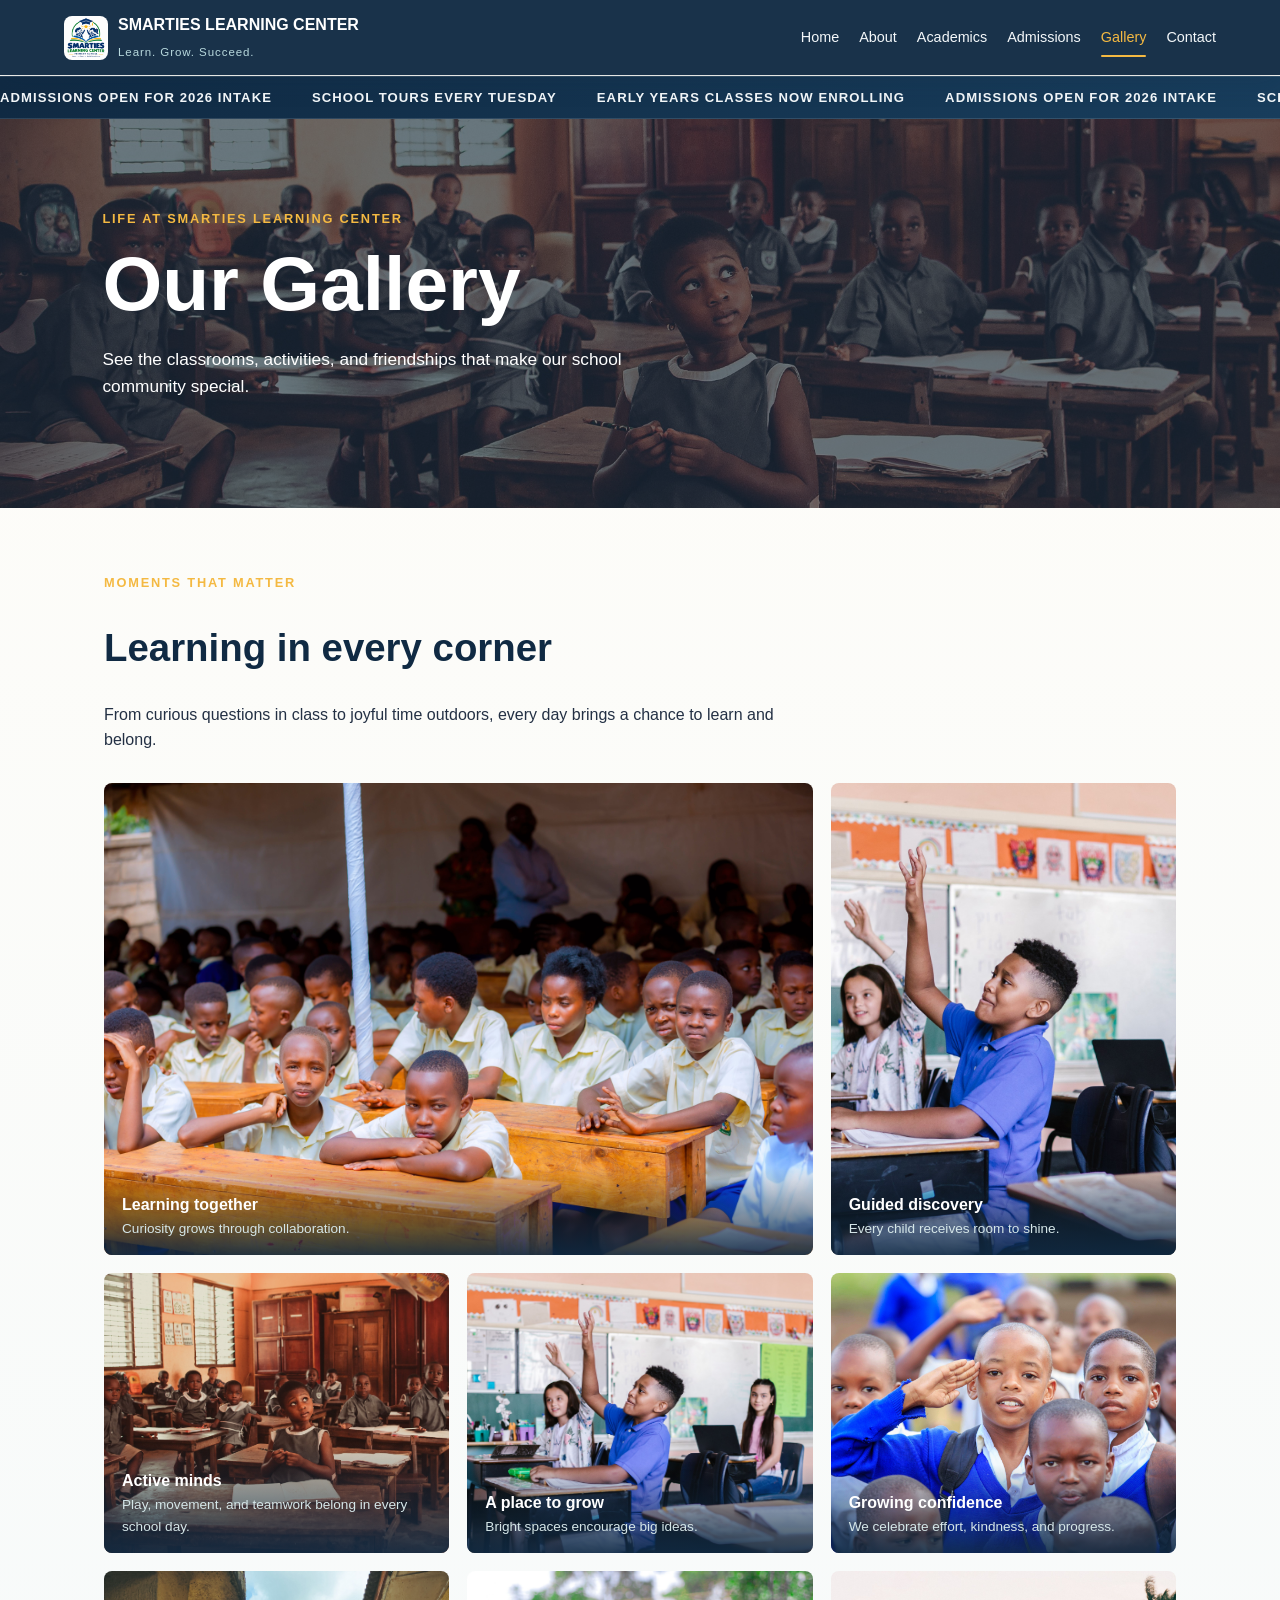
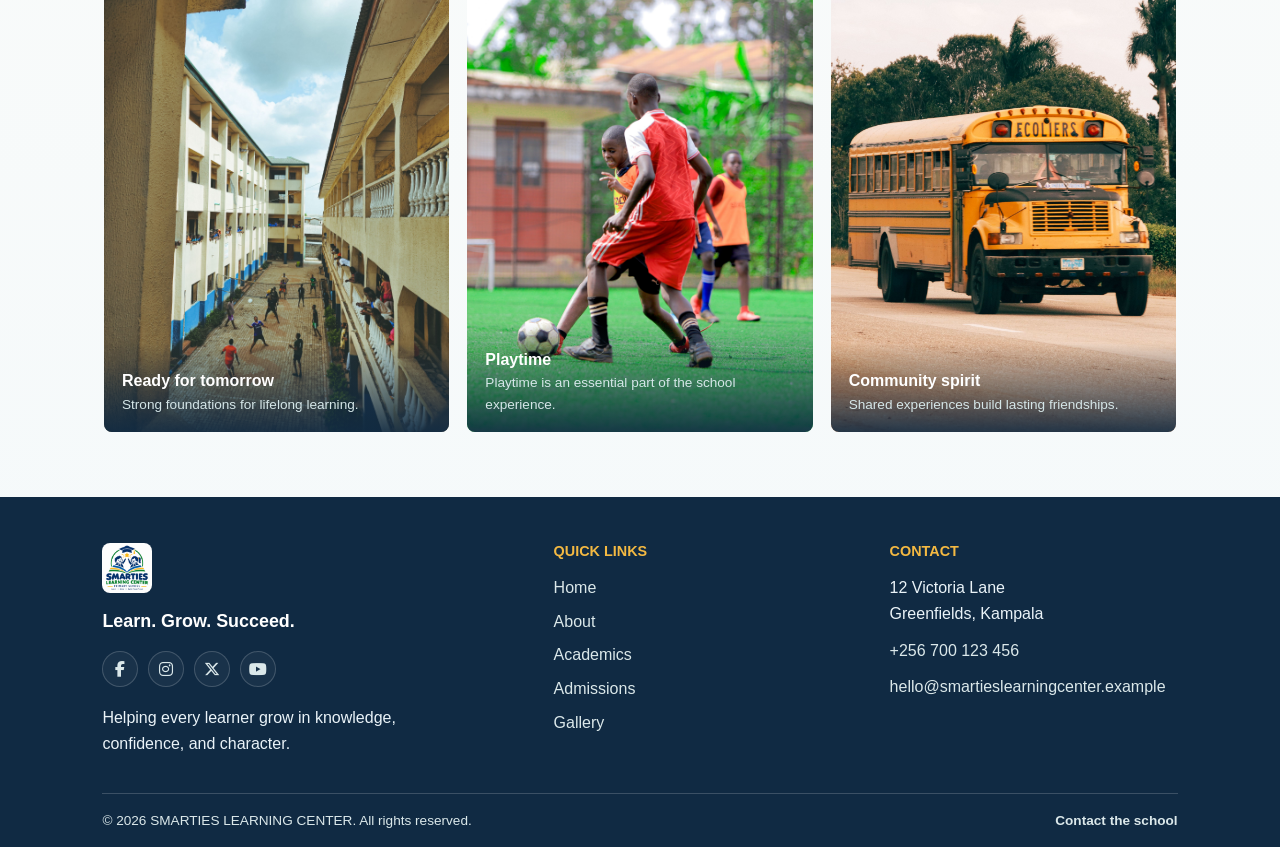
<file: gallery.html>
<!DOCTYPE html>
<html lang="en">
<head>
    <meta charset="UTF-8">
    <meta name="viewport" content="width=device-width, initial-scale=1.0">
    <title>Gallery | SMARTIES LEARNING CENTER</title>
    <link rel="stylesheet" href="https://cdnjs.cloudflare.com/ajax/libs/font-awesome/6.7.2/css/all.min.css">
    <link rel="stylesheet" href="style.css">
    <link rel="stylesheet" href="gallery.css">
    <link rel="icon" href="IMAGES/Smarties%20Learning%20Center%20Emblem.png">
</head>
<body>
    <nav>
        <a class="logo-container" href="index.html" aria-label="SMARTIES LEARNING CENTER home">
            <div class="logo"><img src="IMAGES/Smarties%20Learning%20Center%20Emblem.png" alt="SMARTIES LEARNING CENTER logo"></div>
            <div class="logo-text"><p>SMARTIES LEARNING CENTER</p><span>Learn. Grow. Succeed.</span></div>
        </a>
        <button class="menu-toggle" aria-label="Toggle navigation" aria-expanded="false">
            <span></span><span></span><span></span>
        </button>
        <div class="links">
            <a href="index.html">Home</a><a href="about.html">About</a><a href="academics.html">Academics</a>
            <a href="admissions.html">Admissions</a><a class="active" href="gallery.html">Gallery</a><a href="contact.html">Contact</a>
        </div>
    </nav>
    <div class="marquee-strip" aria-label="School announcements">
        <div class="marquee-track">
            <span>Admissions open for 2026 intake</span>
            <span>School tours every Tuesday</span>
            <span>Early years classes now enrolling</span>
            <span>Admissions open for 2026 intake</span>
            <span>School tours every Tuesday</span>
            <span>Early years classes now enrolling</span>
        </div>
    </div>
    <header class="page-hero gallery-hero">
        <div class="hero-inner"><p class="eyebrow">Life at SMARTIES LEARNING CENTER</p><h1>Our Gallery</h1><p>See the classrooms, activities, and friendships that make our school community special.</p></div>
    </header>
    <main class="gallery-page">
        <div class="section-heading"><p class="eyebrow">Moments that matter</p><h2>Learning in every corner</h2><p>From curious questions in class to joyful time outdoors, every day brings a chance to learn and belong.</p></div>
        <div class="gallery-grid">
            <figure class="gallery-item gallery-item-wide"><img src="IMAGES/pexels-justin-muhinda-1340590076-25457343.jpg" alt="Students learning together in a classroom"><figcaption><strong>Learning together</strong><span>Curiosity grows through collaboration.</span></figcaption></figure>
            <figure class="gallery-item"><img src="IMAGES/pexels-rdne-8500287.jpg" alt="Teacher helping primary school students"><figcaption><strong>Guided discovery</strong><span>Every child receives room to shine.</span></figcaption></figure>
            <figure class="gallery-item"><img src="IMAGES/pexels-kwakugriffn-14554004.jpg" alt="Children enjoying outdoor school activities"><figcaption><strong>Active minds</strong><span>Play, movement, and teamwork belong in every school day.</span></figcaption></figure>
            <figure class="gallery-item"><img src="IMAGES/pexels-rdne-8500287.jpg" alt="Bright school learning environment"><figcaption><strong>A place to grow</strong><span>Bright spaces encourage big ideas.</span></figcaption></figure>
            <figure class="gallery-item gallery-item-tall"><img src="IMAGES/pexels-elvis-mkera-2581740-14909652.jpg" alt="Children taking part in a school activity"><figcaption><strong>Growing confidence</strong><span>We celebrate effort, kindness, and progress.</span></figcaption></figure>
            <figure class="gallery-item"><img src="IMAGES/pexels-mitchel-onwuchuruba-2148968906-31220284.jpg" alt="Students engaged in a school lesson"><figcaption><strong>Ready for tomorrow</strong><span>Strong foundations for lifelong learning.</span></figcaption></figure>
        <figure class="gallery-item"><img src="IMAGES/students sports.jpg" alt="Students playing together in the playground"><figcaption><strong>Playtime</strong><span>Playtime is an essential part of the school experience.</span></figcaption></figure>
        <figure class="gallery-item"><img src="IMAGES/school bus.jpg" alt="Students on a school bus"><figcaption><strong>Community spirit</strong><span>Shared experiences build lasting friendships.</span></figcaption></figure>
    </div>
    </main>
    <footer class="site-footer">
        <div class="footer-main">
            <div class="footer-brand">
                <a class="footer-logo" href="index.html"><img src="IMAGES/Smarties%20Learning%20Center%20Emblem.png" alt="SMARTIES LEARNING CENTER"></a>
                <p class="footer-tagline">Learn. Grow. Succeed.</p>
                <div class="social-links" aria-label="Social media links">
                    <a href="https://www.facebook.com" target="_blank" rel="noopener" aria-label="Facebook"><i class="fa-brands fa-facebook-f"></i></a>
                    <a href="https://www.instagram.com" target="_blank" rel="noopener" aria-label="Instagram"><i class="fa-brands fa-instagram"></i></a>
                    <a href="https://x.com" target="_blank" rel="noopener" aria-label="X"><i class="fa-brands fa-x-twitter"></i></a>
                    <a href="https://www.youtube.com" target="_blank" rel="noopener" aria-label="YouTube"><i class="fa-brands fa-youtube"></i></a>
                </div>
                <p>Helping every learner grow in knowledge, confidence, and character.</p>
            </div>
            <div class="footer-column">
                <h2>Quick links</h2>
                <ul>
                    <li><a href="index.html">Home</a></li>
                    <li><a href="about.html">About</a></li>
                    <li><a href="academics.html">Academics</a></li>
                    <li><a href="admissions.html">Admissions</a></li>
                    <li><a href="gallery.html">Gallery</a></li>
                </ul>
            </div>
            <div class="footer-column">
                <h2>Contact</h2>
                <address>
                    <p>12 Victoria Lane<br>Greenfields, Kampala</p>
                    <a href="tel:+256700123456">+256 700 123 456</a>
                    <a href="mailto:hello@smartieslearningcenter.example">hello@smartieslearningcenter.example</a>
                </address>
            </div>
        </div>
        <div class="footer-bottom">
            <p>&copy; 2026 SMARTIES LEARNING CENTER. All rights reserved.</p>
            <a href="contact.html">Contact the school</a>
        </div>
    </footer>
    <script>
        document.addEventListener('DOMContentLoaded', function () {
            const menuToggle = document.querySelector('.menu-toggle');
            const links = document.querySelector('.links');
            if (menuToggle && links) {
                menuToggle.addEventListener('click', function () {
                    const isOpen = links.classList.toggle('open');
                    menuToggle.setAttribute('aria-expanded', String(isOpen));
                });

                document.querySelectorAll('.links a').forEach(function (link) {
                    link.addEventListener('click', function () {
                        links.classList.remove('open');
                        menuToggle.setAttribute('aria-expanded', 'false');
                    });
                });
            }
        });
    </script>
</body>
</html>
</file>
<file: style.css>
:root {
    --navy: #102a43;
    --blue: #1d6fa5;
    --sky: #eaf5f8;
    --gold: #f4b942;
    --ink: #233044;
    --paper: #fffdf8;
    --line: #d9e4e8;
}

* {
    box-sizing: border-box;
}

body {
    margin: 0;
    padding-top: 76px;
    color: var(--ink);
    background: linear-gradient(180deg, #fffdf8 0%, #f4f9fb 100%);
    font-family: "Trebuchet MS", sans-serif;
    line-height: 1.6;
}











.whatsapp-float {
    position: fixed;
    right: 22px;
    bottom: 22px;
    z-index: 1200;
    display: inline-flex;
    align-items: center;
    justify-content: center;
    width: 56px;
    height: 56px;
    border-radius: 50%;
    background: #25d366;
    color: #fff;
    font-size: 1.7rem;
    text-decoration: none;
    box-shadow: 0 12px 24px rgba(16, 42, 67, 0.18);
    transition: transform 0.2s ease, box-shadow 0.2s ease;
}

.whatsapp-float:hover {
    transform: translateY(-2px);
    box-shadow: 0 16px 30px rgba(16, 42, 67, 0.22);
}

nav {
    display: flex;
    align-items: center;
    gap: 30px;
    padding: 12px clamp(20px, 5vw, 72px);
    background: rgba(16, 42, 67, 0.96);
    backdrop-filter: blur(8px);
    position: fixed;
    top: 0;
    left: 0;
    width: 100%;
    z-index: 1000;
    box-shadow: 0 8px 24px rgba(16, 42, 67, 0.15);
}

.menu-toggle {
    display: none;
    flex-direction: column;
    justify-content: center;
    gap: 5px;
    width: 42px;
    height: 42px;
    padding: 8px;
    border: 1px solid rgba(255, 255, 255, 0.25);
    border-radius: 8px;
    background: transparent;
    cursor: pointer;
    margin-left: auto;
}

.menu-toggle span {
    width: 100%;
    height: 2px;
    border-radius: 99px;
    background: white;
}

.marquee-strip {
    overflow: hidden;
    background: linear-gradient(90deg, var(--navy) 0%, #183d5c 100%);
    border-top: 1px solid rgba(255, 255, 255, 0.12);
    border-bottom: 1px solid rgba(255, 255, 255, 0.12);
}

.marquee-track {
    display: flex;
    width: max-content;
    min-width: 100%;
    gap: 40px;
    padding: 10px 0;
    color: #f5f9fb;
    font-size: 0.82rem;
    font-weight: 700;
    letter-spacing: 0.08em;
    text-transform: uppercase;
    animation: marquee 18s linear infinite;
}

.marquee-track span {
    white-space: nowrap;
}

.logo-container {
    display: flex;
    align-items: center;
    gap: 10px;
    color: white;
    text-decoration: none;
}

.logo img {
    display: block;
    width: 44px;
    height: 44px;
    object-fit: cover;
    border-radius: 8px;
}

.logo-text p {
    margin: 0;
    font-size: 1rem;
    font-weight: 700;
}

.logo-text span {
    color: #b8d9dd;
    font-size: 0.72rem;
    letter-spacing: 0.08em;
}

.links {
    display: flex;
    flex-wrap: wrap;
    gap: 20px;
    margin-left: auto;
}

.links a {
    color: #f4f8fa;
    text-decoration: none;
    font-size: 0.9rem;
    transition: color 0.2s ease, transform 0.2s ease;
}

.links a:hover,
.links a.active {
    color: var(--gold);
}

.links a:hover {
    transform: translateY(-1px);
}

.links a.active {
    position: relative;
}

.links a.active::after {
    content: "";
    position: absolute;
    left: 0;
    bottom: -8px;
    width: 100%;
    height: 2px;
    background: var(--gold);
    border-radius: 999px;
}

.hero,
.page-hero {
    min-height: 72vh;
    padding: clamp(80px, 14vw, 170px) clamp(20px, 8vw, 120px);
    color: white;
    background-position: center;
    background-size: cover;
    position: relative;
    display: flex;
    align-items: center;
    overflow: hidden;
}

.hero-inner {
    position: relative;
    z-index: 1;
    animation: fadeUp 0.8s ease both;
}

.hero::before,
.page-hero::before,
.hero-about::before,
.academics-hero::before,
.admissions-hero::before {
    content: "";
    position: absolute;
    inset: 0;
    background: rgba(16, 42, 67, 0.58);
}

.hero > *,
.page-hero > *,
.hero-about > *,
.academics-hero > *,
.admissions-hero > * {
    position: relative;
    z-index: 1;
}

.hero {
    background-image: url("IMAGES/pexels-armstrong-opulency-185550616-12448839.jpg");
}

.page-hero {
    min-height: 42vh;
    padding-block: 90px;
}

.gallery-hero {
    background-image: url("IMAGES/pexels-kwakugriffn-14554004.jpg");
}

.hero-inner {
    max-width: 680px;
}

h1,
h2,
h3 {
    line-height: 1.15;
}

h1 {
    max-width: 760px;
    margin: 0 0 18px;
    font-size: clamp(2.4rem, 6vw, 5rem);
}

h2 {
    color: var(--navy);
    font-size: clamp(1.7rem, 3vw, 2.5rem);
}

.hero p,
.page-hero p {
    max-width: 600px;
    font-size: 1.08rem;
}

.eyebrow {
    margin: 0 0 10px;
    color: var(--gold);
    font-size: 0.8rem !important;
    font-weight: 700;
    letter-spacing: 0.14em;
    text-transform: uppercase;
}

.btn {
    display: inline-block;
    margin-top: 14px;
    padding: 11px 20px;
    border-radius: 5px;
    color: var(--navy);
    background: var(--gold);
    font-weight: 700;
    text-decoration: none;
}

.btn:hover {
    background: white;
}

.apply-btn {
    padding: 14px 24px;
    border: 2px solid var(--gold);
    box-shadow: 0 8px 18px rgba(0, 0, 0, 0.2);
    font-size: 1.05rem;
    transition: transform 0.2s ease, background-color 0.2s ease, box-shadow 0.2s ease;
}

.apply-btn i {
    margin-left: 8px;
    font-size: 0.9em;
}

.apply-btn:hover {
    color: var(--navy);
    background: white;
    box-shadow: 0 11px 22px rgba(0, 0, 0, 0.25);
    transform: translateY(-2px);
}

.containers,
.programs {
    display: grid;
    grid-template-columns: repeat(3, 1fr);
    gap: 18px;
    padding: 45px clamp(20px, 8vw, 120px);
}

.container,
.program,
.admissions-info,
.box-card {
    padding: 26px;
    border: 1px solid var(--line);
    border-radius: 12px;
    background: white;
    box-shadow: 0 9px 22px rgba(16, 42, 67, 0.04);
    transition: transform 0.2s ease, box-shadow 0.2s ease;
}

.container:hover,
.program:hover,
.info-card:hover,
.testimonial-card:hover,
.faq-item:hover {
    transform: translateY(-2px);
    box-shadow: 0 14px 28px rgba(16, 42, 67, 0.08);
}

.container i,
.program i {
    color: var(--blue);
    font-size: 1.7rem;
}

.container h3,
.program h3 {
    color: var(--navy);
}

.hero-about,
.academics-hero,
.admissions-hero {
    min-height: 44vh;
    padding: 100px clamp(20px, 8vw, 120px);
    color: white;
    background-position: center;
    background-size: cover;
    position: relative;
}

.hero-about {
    background-image: url("IMAGES/pexels-mitchel-onwuchuruba-2148968906-31220284.jpg");
}

.academics-hero {
    background-image: url("IMAGES/pexels-rdne-8500287.jpg");
}

.admissions-hero {
    background-image: url("IMAGES/pexels-elvis-mkera-2581740-14909652.jpg");
}

main {
    max-width: 1200px;
    margin: auto;
}

.content,
.content-image {
    flex: 1;
}

main:not(.gallery-page):not(.contact-page) {
    display: flex;
    gap: 35px;
    padding: 55px clamp(20px, 8vw, 120px);
}

.content-image img {
    width: 100%;
    height: 100%;
    max-height: 430px;
    object-fit: cover;
    border-radius: 8px;
}

section {
    padding: 45px clamp(20px, 8vw, 120px);
}

.programs {
    padding: 20px 0 0;
}

article {
    display: grid;
    grid-template-columns: 2fr 1fr;
    gap: 25px;
    max-width: 1200px;
    margin: auto;
    padding: 55px clamp(20px, 8vw, 120px);
}

.admissions-info {
    background: linear-gradient(180deg, #ffffff 0%, #f7fbfd 100%);
}

.admissions-info h2 {
    margin-top: 0;
}

.admissions-info ul {
    margin: 18px 0 0;
    padding-left: 18px;
    color: var(--ink);
}

.admissions-info li + li {
    margin-top: 8px;
}

.box-card {
    margin-top: 28px;
    border: 1px solid rgba(244, 185, 66, 0.45);
    background: linear-gradient(135deg, #fff9ee 0%, #eef8fc 100%);
    box-shadow: 0 10px 24px rgba(16, 42, 67, 0.06);
}

.box-card h3 {
    margin-top: 0;
    color: var(--navy);
    text-transform: capitalize;
}

.age-groups {
    padding: 26px;
    border-left: 4px solid var(--gold);
    background: var(--sky);
    border-radius: 8px;
}

.age-groups ul {
    margin: 0;
    padding-left: 18px;
    color: var(--navy);
    font-weight: 700;
}

.age-groups li + li {
    margin-top: 12px;
}

.section-heading {
    max-width: 670px;
    margin-bottom: 30px;
}

.contact-form {
    max-width: 760px;
    padding: 30px;
    border: 1px solid var(--line);
    border-radius: 8px;
    background: white;
}

.contact-form h2 {
    margin-top: 0;
}

.form-row {
    display: grid;
    grid-template-columns: 1fr 1fr;
    gap: 18px;
}

.contact-form label {
    display: block;
    margin: 16px 0 6px;
    color: var(--navy);
    font-weight: 700;
}

.contact-form input,
.contact-form select,
.contact-form textarea {
    width: 100%;
    padding: 11px 12px;
    border: 1px solid #b9cbd2;
    border-radius: 4px;
    color: var(--ink);
    background: #fbfdfd;
    font: inherit;
}

.contact-form input:focus,
.contact-form select:focus,
.contact-form textarea:focus {
    outline: 2px solid var(--gold);
    border-color: var(--blue);
}

.contact-form textarea {
    resize: vertical;
}

.contact-form button {
    border: 0;
    font: inherit;
    cursor: pointer;
}

.gallery-page {
    padding: 65px clamp(20px, 5vw, 72px);
}

.gallery-grid {
    display: grid;
    grid-template-columns: repeat(3, 1fr);
    gap: 18px;
}

.gallery-item {
    min-height: 280px;
    margin: 0;
    overflow: hidden;
    border-radius: 8px;
    background: var(--navy);
    position: relative;
}

.gallery-item-wide {
    grid-column: span 2;
}

.gallery-item img {
    width: 100%;
    height: 100%;
    min-height: 280px;
    object-fit: cover;
    display: block;
    transition: transform 0.4s ease;
}

.gallery-item:hover img {
    transform: scale(1.04);
}

.gallery-item figcaption {
    position: absolute;
    right: 0;
    bottom: 0;
    left: 0;
    padding: 25px 18px 16px;
    color: white;
    background: linear-gradient(transparent, rgba(16, 42, 67, 0.9));
}

.gallery-item figcaption strong,
.gallery-item figcaption span {
    display: block;
}

.info-panel {
    padding: 0 clamp(20px, 8vw, 120px) 60px;
}

.info-grid {
    display: grid;
    grid-template-columns: repeat(3, minmax(0, 1fr));
    gap: 20px;
    margin-top: 24px;
}

.info-card {
    padding: 24px;
    border: 1px solid var(--line);
    border-radius: 12px;
    background: linear-gradient(180deg, #f2f9fb 0%, #edf5f7 100%);
    box-shadow: 0 9px 22px rgba(16, 42, 67, 0.04);
    transition: transform 0.2s ease, box-shadow 0.2s ease;
}

.info-card h3 {
    margin-top: 0;
    color: var(--navy);
}

.step-list {
    margin: 24px 0 0;
    padding-left: 20px;
    color: var(--ink);
}

.step-list li {
    margin-bottom: 12px;
}

.site-footer {
    display: block;
    padding: 0 clamp(20px, 8vw, 120px);
    background: var(--navy);
    color: #eaf3f8;
}

.footer-main {
    display: grid;
    grid-template-columns: minmax(240px, 1.4fr) repeat(2, minmax(170px, 1fr));
    gap: 48px;
    max-width: 1200px;
    margin: 0 auto;
    padding: 46px 0 36px;
}

.footer-brand {
    max-width: 360px;
}

.social-links {
    display: flex;
    align-items: center;
    gap: 10px;
    margin: 16px 0 18px;
}

.social-links a {
    display: inline-flex;
    align-items: center;
    justify-content: center;
    width: 36px;
    height: 36px;
    border: 1px solid rgba(255, 255, 255, 0.18);
    border-radius: 50%;
    background: rgba(255, 255, 255, 0.04);
    color: #ffffff;
    transition: transform 0.2s ease, background-color 0.2s ease, color 0.2s ease;
}

.social-links a:hover {
    background: var(--gold);
    border-color: var(--gold);
    color: var(--navy);
    transform: translateY(-3px) scale(1.08);
    box-shadow: 0 10px 18px rgba(244, 185, 66, 0.35);
}

.footer-logo {
    display: inline-flex;
    margin-bottom: 14px;
}

.footer-logo img {
    display: block;
    width: 50px;
    height: 50px;
    border-radius: 8px;
    object-fit: cover;
}

.site-footer .footer-tagline {
    margin-bottom: 8px;
    color: white;
    font-size: 1.12rem;
    font-weight: 700;
}

.site-footer p {
    margin: 0;
}

.footer-column h2 {
    margin: 0 0 16px;
    color: var(--gold);
    font-size: 0.9rem;
    text-transform: uppercase;
}

.footer-column ul {
    margin: 0;
    padding: 0;
    list-style: none;
}

.footer-column li + li {
    margin-top: 8px;
}

.footer-column address {
    font-style: normal;
}

.footer-column address p {
    margin-bottom: 12px;
}

.footer-column address a {
    display: block;
    width: fit-content;
    max-width: 100%;
    margin-top: 10px;
    overflow-wrap: anywhere;
}

.site-footer a {
    color: #dbe8ea;
    text-decoration: none;
}

.site-footer a:hover {
    color: var(--gold);
}

.footer-bottom {
    display: flex;
    align-items: center;
    justify-content: space-between;
    gap: 20px;
    max-width: 1200px;
    margin: 0 auto;
    padding: 16px 0;
    border-top: 1px solid rgba(255, 255, 255, 0.18);
    color: #dbe8ea;
    font-size: 0.85rem;
}

.footer-bottom a {
    font-weight: 700;
}

@keyframes fadeUp {
    0% {
        opacity: 0;
        transform: translateY(20px);
    }
    100% {
        opacity: 1;
        transform: translateY(0);
    }
}

@keyframes marquee {
    0% {
        transform: translateX(0);
    }
    100% {
        transform: translateX(-50%);
    }
}

.stats-strip {
    display: grid;
    grid-template-columns: repeat(4, minmax(0, 1fr));
    gap: 18px;
    padding: 12px clamp(20px, 8vw, 120px) 0;
    max-width: 1200px;
    margin: 0 auto;
}

.stat-box {
    padding: 22px 16px;
    border: 1px solid var(--line);
    border-radius: 12px;
    background: linear-gradient(135deg, #fffdf8 0%, #eef7fb 100%);
    text-align: center;
}

.stat-box strong {
    display: block;
    color: var(--navy);
    font-size: clamp(1.5rem, 3vw, 2.4rem);
}

.stat-box span {
    color: var(--ink);
    font-size: 0.9rem;
}

.testimonials {
    padding-bottom: 35px;
}

.testimonial-grid {
    display: grid;
    grid-template-columns: repeat(3, minmax(0, 1fr));
    gap: 20px;
}

.testimonial-card {
    padding: 24px;
    border: 1px solid var(--line);
    border-radius: 12px;
    background: white;
    box-shadow: 0 12px 24px rgba(16, 42, 67, 0.04);
    transition: transform 0.2s ease, box-shadow 0.2s ease;
}

.testimonial-card p {
    margin-top: 0;
    color: var(--ink);
}

.testimonial-card h3 {
    margin-bottom: 0;
    color: var(--navy);
}

.faq-section {
    padding-top: 12px;
    padding-bottom: 70px;
}

.faq-list {
    max-width: 900px;
    margin: 0 auto;
}

.faq-item {
    border: 1px solid var(--line);
    border-radius: 10px;
    background: white;
    overflow: hidden;
    transition: box-shadow 0.2s ease, transform 0.2s ease;
}

.faq-item + .faq-item {
    margin-top: 12px;
}

.faq-question {
    display: flex;
    align-items: center;
    justify-content: space-between;
    width: 100%;
    padding: 18px 20px;
    border: 0;
    background: transparent;
    color: var(--navy);
    font: inherit;
    font-weight: 700;
    text-align: left;
    cursor: pointer;
}

.faq-question span {
    font-size: 1.5rem;
    line-height: 1;
    transition: transform 0.2s ease;
}

.faq-item.active .faq-question span {
    transform: rotate(45deg);
}

.faq-answer {
    display: none;
    padding: 0 20px 18px;
    color: var(--ink);
}

.faq-item.active .faq-answer {
    display: block;
}

.form-success {
    margin-top: 16px;
    padding: 12px 14px;
    border-radius: 8px;
    color: #0f4a38;
    background: #e8f8ef;
    border: 1px solid #bfead0;
}

@media (max-width: 760px) {
    .menu-toggle {
        display: flex;
    }

    .links {
        display: none;
        width: 100%;
        flex-direction: column;
        gap: 12px;
        padding-top: 10px;
    }

    .links.open {
        display: flex;
    }

    nav {
        flex-wrap: wrap;
    }

    .info-grid,
    .programs,
    .containers,
    .stats-strip,
    .testimonial-grid {
        grid-template-columns: 1fr;
    }

    .footer-main {
        grid-template-columns: repeat(2, minmax(0, 1fr));
        gap: 30px 24px;
        padding: 36px 0 28px;
    }

    .footer-brand {
        grid-column: 1 / -1;
    }

    .footer-bottom {
        align-items: flex-start;
        flex-direction: column;
        gap: 8px;
    }

    .marquee-track {
        gap: 20px;
        font-size: 0.72rem;
        letter-spacing: 0.06em;
    }
}

.gallery-item figcaption span {
    color: #d5e6e8;
    font-size: 0.85rem;
}

footer {
    display: flex;
    justify-content: space-between;
    gap: 20px;
    padding: 25px clamp(20px, 8vw, 120px);
    color: #dbe8ea;
    background: var(--navy);
}

footer p {
    margin: 0;
}

footer a {
    color: var(--gold);
    text-decoration: none;
}

@media (max-width: 760px) {
    nav {
        align-items: flex-start;
        flex-direction: column;
        gap: 14px;
    }

    .links {
        gap: 12px 16px;
        margin-left: 0;
    }

    .hero {
        min-height: 68vh;
    }

    .containers,
    .programs,
    .gallery-grid {
        grid-template-columns: 1fr;
    }

    .gallery-item-wide {
        grid-column: auto;
    }

    main:not(.gallery-page):not(.contact-page),
    article {
        display: block;
    }

    .form-row {
        grid-template-columns: 1fr;
        gap: 0;
    }

    .content-image {
        margin-top: 25px;
    }

    .admissions-info {
        margin-bottom: 25px;
    }

    footer {
        align-items: flex-start;
        flex-direction: column;
    }
}
</file>
<file: index.css>
.hero {
    background-image: none;
}

.hero-slider {
    position: absolute;
    inset: 0;
    overflow: hidden;
    z-index: 0;
}

.hero-slide {
    position: absolute;
    inset: 0;
    background-position: center;
    background-size: cover;
    transform: scale(1.08);
    opacity: 0;
    animation: heroSlide 12s ease-in-out infinite;
}

.hero-slide-one {
    background-image: url("IMAGES/pexels-armstrong-opulency-185550616-12448839.jpg");
}

.hero-slide-two {
    background-image: url("IMAGES/pexels-justin-muhinda-1340590076-25457343.jpg");
    animation-delay: 6s;
}

.hero-inner {
    max-width: 680px;
    animation: fadeUp 0.8s ease both;
}

@keyframes heroSlide {
    0% {
        opacity: 0;
        transform: scale(1.08) translateX(6%);
    }

    15%,
    45% {
        opacity: 1;
        transform: scale(1.02) translateX(0);
    }

    55%,
    100% {
        opacity: 0;
        transform: scale(1.08) translateX(-6%);
    }
}

.reveal {
    opacity: 0;
    transform: translateY(20px);
    animation: revealUp 0.7s cubic-bezier(0.2, 0.8, 0.2, 1) forwards;
}

.delay-2 {
    animation-delay: 0.12s;
}

.delay-3 {
    animation-delay: 0.2s;
}

.delay-4 {
    animation-delay: 0.28s;
}

@keyframes revealUp {
    from {
        opacity: 0;
        transform: translateY(20px);
    }

    to {
        opacity: 1;
        transform: translateY(0);
    }
}

.containers,
.programs {
    display: grid;
    grid-template-columns: repeat(3, minmax(0, 1fr));
    gap: 18px;
    padding: 45px clamp(20px, 8vw, 120px);
}

.container,
.program {
    padding: 26px;
    border: 1px solid var(--line);
    border-radius: 8px;
    background: white;
    transition: transform 0.2s ease, box-shadow 0.2s ease;
}

.container:hover,
.program:hover,
.info-card:hover,
.experience-card:hover,
.event-card:hover,
.testimonial-card:hover,
.stat-box:hover,
.faq-item:hover {
    transform: translateY(-4px);
    box-shadow: 0 18px 32px rgba(16, 42, 67, 0.08);
}

.container,
.program,
.info-card,
.experience-card,
.event-card,
.testimonial-card,
.stat-box,
.faq-item {
    transition: transform 0.25s ease, box-shadow 0.25s ease, border-color 0.25s ease;
}

.container i,
.program i {
    color: var(--blue);
    font-size: 1.7rem;
}

.experience-panel,
.events-panel {
    padding-top: 20px;
    padding-bottom: 20px;
}

.experience-grid,
.event-grid {
    display: grid;
    grid-template-columns: repeat(4, minmax(0, 1fr));
    gap: 18px;
}

.event-grid {
    grid-template-columns: repeat(3, minmax(0, 1fr));
}

.experience-card,
.event-card {
    padding: 24px;
    border: 1px solid var(--line);
    border-radius: 12px;
    background: white;
    box-shadow: 0 12px 24px rgba(16, 42, 67, 0.04);
}

.experience-card i,
.event-card i {
    display: inline-flex;
    align-items: center;
    justify-content: center;
    width: 52px;
    height: 52px;
    margin-bottom: 14px;
    border-radius: 50%;
    background: rgba(29, 111, 165, 0.08);
    transition: transform 0.25s ease, background 0.25s ease;
}

.experience-card:hover i,
.event-card:hover i {
    transform: scale(1.08);
    background: rgba(29, 111, 165, 0.14);
}

.experience-card i {
    color: var(--blue);
    font-size: 1.7rem;
}

.event-date {
    display: block;
    color: var(--blue);
    font-size: 0.72rem;
    font-weight: 700;
    letter-spacing: 0.08em;
    text-transform: uppercase;
}

.stats-strip {
    display: grid;
    grid-template-columns: repeat(4, minmax(0, 1fr));
    gap: 18px;
    max-width: 1200px;
    margin: 0 auto;
    padding: 0 clamp(20px, 8vw, 120px);
}

.stat-box {
    padding: 22px 16px;
    border: 1px solid var(--line);
    border-radius: 12px;
    background: linear-gradient(135deg, #fffdf8 0%, #eef7fb 100%);
    text-align: center;
}

.stat-box strong {
    display: block;
    color: var(--navy);
    font-size: clamp(1.5rem, 3vw, 2.4rem);
}

.testimonials {
    padding-bottom: 35px;
}

.testimonial-grid {
    display: grid;
    grid-template-columns: repeat(3, minmax(0, 1fr));
    gap: 20px;
}

.containers,
.info-grid,
.experience-grid,
.event-grid,
.stats-strip,
.testimonial-grid {
    gap: 28px;
}

.testimonial-card {
    padding: 24px;
    border: 1px solid var(--line);
    border-radius: 12px;
    background: white;
    box-shadow: 0 12px 24px rgba(16, 42, 67, 0.04);
}

.testimonial-card p {
    margin-top: 0;
    color: var(--ink);
}

.faq-section {
    padding-top: 12px;
    padding-bottom: 70px;
}

.faq-list {
    max-width: 900px;
    margin: 0 auto;
}

.faq-item {
    border: 1px solid var(--line);
    border-radius: 10px;
    background: white;
    overflow: hidden;
}

.faq-item.active {
    border-color: rgba(244, 185, 66, 0.55);
    box-shadow: 0 12px 24px rgba(16, 42, 67, 0.04);
}

.faq-item + .faq-item {
    margin-top: 12px;
}

.faq-question {
    display: flex;
    align-items: center;
    justify-content: space-between;
    width: 100%;
    padding: 18px 20px;
    border: 0;
    background: transparent;
    color: var(--navy);
    font: inherit;
    font-weight: 700;
    text-align: left;
    cursor: pointer;
}

.faq-question span {
    font-size: 1.5rem;
    line-height: 1;
    transition: transform 0.25s ease;
}

.faq-item.active .faq-question span {
    transform: rotate(45deg);
}

.faq-answer {
    display: none;
    padding: 0 20px 18px;
    color: var(--ink);
}

.faq-item.active .faq-answer {
    display: block;
}

@media (max-width: 760px) {
    nav {
        align-items: center;
        flex-direction: row;
    }

    .links.open {
        flex-basis: 100%;
    }

    .containers,
    .experience-grid,
    .event-grid,
    .stats-strip,
    .testimonial-grid {
        grid-template-columns: repeat(2, minmax(0, 1fr));
        gap: 20px;
    }

    .hero {
        min-height: 68vh;
    }
}

@media (max-width: 520px) {
    .containers,
    .experience-grid,
    .event-grid,
    .stats-strip,
    .testimonial-grid {
        grid-template-columns: 1fr;
        gap: 16px;
    }
}
</file>
<file: about.css>
.hero-about {
    background-image: url("IMAGES/pexels-mitchel-onwuchuruba-2148968906-31220284.jpg");
}

main {
    max-width: 1200px;
    margin: auto;
    display: flex;
    gap: 35px;
    padding: 55px clamp(20px, 8vw, 120px);
}

.content,
.content-image {
    flex: 1;
}

.content-image img {
    width: 100%;
    height: 100%;
    max-height: 430px;
    object-fit: cover;
    border-radius: 8px;
}

.info-panel {
    padding: 0 clamp(20px, 8vw, 120px) 60px;
}

.info-grid {
    display: grid;
    grid-template-columns: repeat(3, minmax(0, 1fr));
    gap: 20px;
    margin-top: 24px;
}

.info-card {
    padding: 24px;
    border: 1px solid var(--line);
    border-radius: 8px;
    background: var(--sky);
}

@media (max-width: 900px) {
    main {
        flex-direction: column;
    }

    .info-grid {
        grid-template-columns: 1fr;
    }
}

@media (max-width: 760px) {
    main {
        display: block;
        padding-top: 40px;
        padding-bottom: 40px;
    }

    .content-image {
        margin-top: 25px;
    }

    .info-panel {
        padding-bottom: 40px;
    }
}
</file>
<file: academics.css>
.academics-hero {
    background-image: url("IMAGES/pexels-rdne-8500287.jpg");
}

.programs {
    display: grid;
    grid-template-columns: repeat(3, minmax(0, 1fr));
    gap: 18px;
    padding: 20px 0 0;
}

.program {
    padding: 26px;
    border: 1px solid var(--line);
    border-radius: 8px;
    background: white;
}

.program i {
    color: var(--blue);
    font-size: 1.7rem;
}

.info-panel {
    padding: 0 clamp(20px, 8vw, 120px) 60px;
}

.info-grid {
    display: grid;
    grid-template-columns: repeat(3, minmax(0, 1fr));
    gap: 20px;
    margin-top: 24px;
}

.info-card {
    padding: 24px;
    border: 1px solid var(--line);
    border-radius: 8px;
    background: var(--sky);
}

@media (max-width: 760px) {
    .programs,
    .info-grid {
        grid-template-columns: 1fr;
    }
}
</file>
<file: admission.css>
.admissions-hero {
    background-image: url("IMAGES/pexels-elvis-mkera-2581740-14909652.jpg");
}

article {
    display: grid;
    grid-template-columns: 2fr 1fr;
    gap: 25px;
    max-width: 1200px;
    margin: auto;
    padding: 55px clamp(20px, 8vw, 120px);
}

.admissions-info {
    background: linear-gradient(180deg, #ffffff 0%, #f7fbfd 100%);
    padding: 26px;
    border: 1px solid var(--line);
    border-radius: 8px;
}

.admissions-info h2 {
    margin-top: 0;
}

.admissions-info ul {
    margin: 18px 0 0;
    padding-left: 18px;
}

.box-card {
    margin-top: 28px;
    padding: 26px;
    border: 1px solid rgba(244, 185, 66, 0.45);
    border-radius: 8px;
    background: linear-gradient(135deg, #fff9ee 0%, #eef8fc 100%);
    box-shadow: 0 10px 24px rgba(16, 42, 67, 0.06);
}

.age-groups {
    padding: 26px;
    border-left: 4px solid var(--gold);
    background: var(--sky);
    border-radius: 8px;
}

.age-groups ul {
    margin: 0;
    padding-left: 18px;
    color: var(--navy);
    font-weight: 700;
}

.step-list {
    margin: 24px 0 0;
    padding-left: 20px;
}

@media (max-width: 760px) {
    article {
        display: block;
    }

    .admissions-info {
        margin-bottom: 25px;
    }
}
</file>
<file: contact.css>
.gallery-hero {
    background-image: url("IMAGES/pexels-kwakugriffn-14554004.jpg");
}

.contact-page {
    padding: 65px clamp(20px, 8vw, 120px);
}

.programs {
    display: grid;
    grid-template-columns: repeat(3, minmax(0, 1fr));
    gap: 18px;
    padding: 20px 0 0;
}

.program {
    padding: 26px;
    border: 1px solid var(--line);
    border-radius: 8px;
    background: white;
}

.contact-map {
    margin: 28px 0 0;
    border: 1px solid var(--line);
    border-radius: 12px;
    overflow: hidden;
    background: white;
    box-shadow: 0 10px 30px rgba(16, 39, 60, 0.08);
}

.contact-map iframe {
    display: block;
    width: 100%;
    min-height: 420px;
    border: 0;
}

.contact-form {
    max-width: 760px;
    padding: 30px;
    border: 1px solid var(--line);
    border-radius: 8px;
    background: white;
}

.contact-form h2 {
    margin-top: 0;
}

.form-row {
    display: grid;
    grid-template-columns: 1fr 1fr;
    gap: 18px;
}

.contact-form label {
    display: block;
    margin: 16px 0 6px;
    color: var(--navy);
    font-weight: 700;
}

.contact-form input,
.contact-form select,
.contact-form textarea {
    width: 100%;
    padding: 11px 12px;
    border: 1px solid #b9cbd2;
    border-radius: 4px;
    color: var(--ink);
    background: #fbfdfd;
    font: inherit;
}

.contact-form input:focus,
.contact-form select:focus,
.contact-form textarea:focus {
    outline: 2px solid var(--gold);
    border-color: var(--blue);
}

.contact-form textarea {
    resize: vertical;
}

.form-success {
    margin-top: 16px;
    padding: 12px 14px;
    border-radius: 8px;
    color: #0f4a38;
    background: #e8f8ef;
    border: 1px solid #bfead0;
}

@media (max-width: 760px) {
    .programs,
    .form-row {
        grid-template-columns: 1fr;
    }
}
</file>
<file: gallery.css>
.gallery-hero {
    background-image: url("IMAGES/pexels-kwakugriffn-14554004.jpg");
}

.gallery-page {
    padding: 65px clamp(20px, 5vw, 72px);
}

.gallery-grid {
    display: grid;
    grid-template-columns: repeat(3, minmax(0, 1fr));
    gap: 18px;
}

.gallery-item {
    min-height: 280px;
    margin: 0;
    overflow: hidden;
    border-radius: 8px;
    background: var(--navy);
    position: relative;
}

.gallery-item-wide {
    grid-column: span 2;
}

.gallery-item img {
    width: 100%;
    height: 100%;
    min-height: 280px;
    object-fit: cover;
    display: block;
    transition: transform 0.4s ease;
}

.gallery-item:hover img {
    transform: scale(1.04);
}

.gallery-item figcaption {
    position: absolute;
    right: 0;
    bottom: 0;
    left: 0;
    padding: 25px 18px 16px;
    color: white;
    background: linear-gradient(transparent, rgba(16, 42, 67, 0.9));
}

.gallery-item figcaption strong,
.gallery-item figcaption span {
    display: block;
}

.gallery-item figcaption span {
    color: #d5e6e8;
    font-size: 0.85rem;
}

@media (max-width: 760px) {
    .gallery-grid {
        grid-template-columns: 1fr;
    }

    .gallery-item-wide {
        grid-column: auto;
    }
}
</file>
